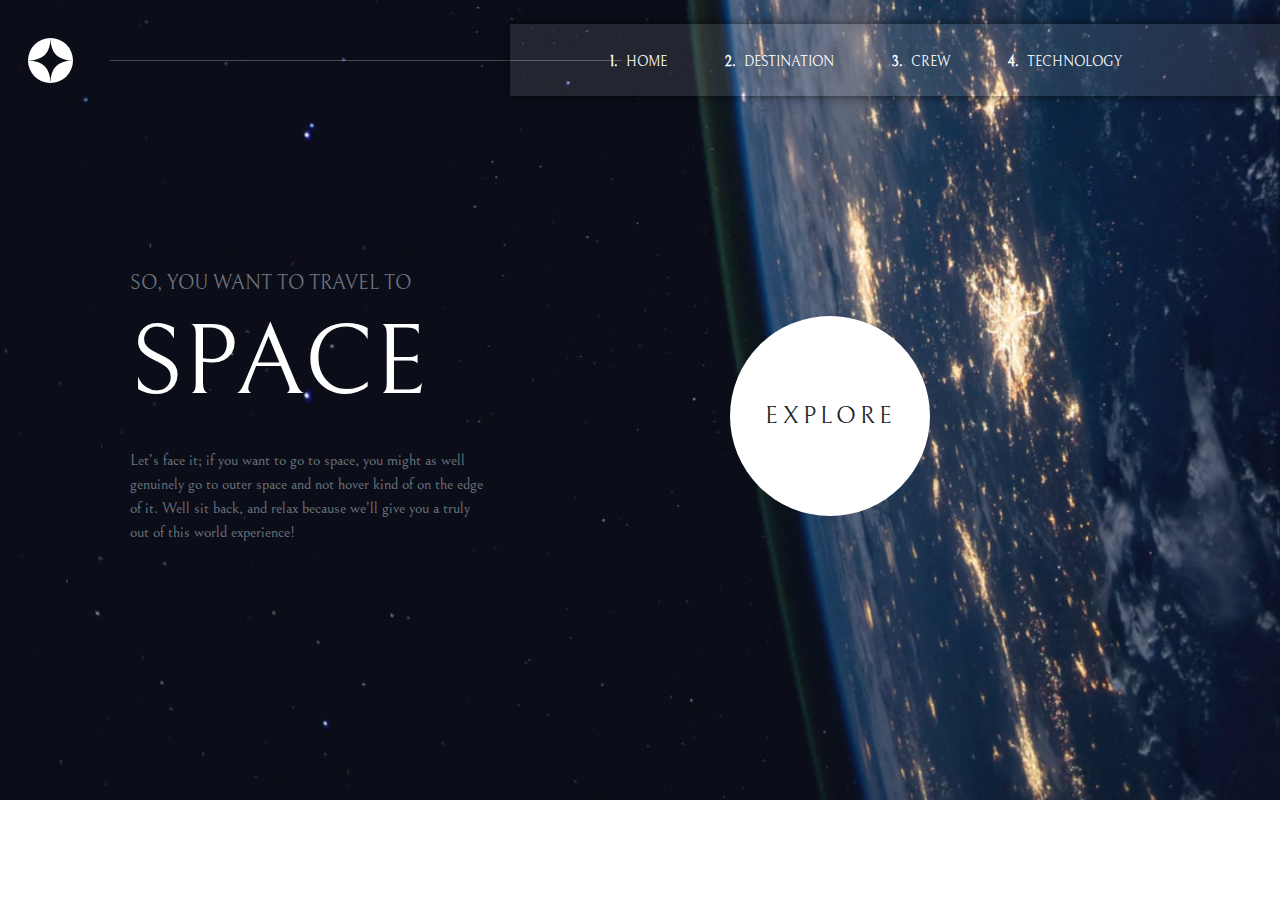
<file: index.html>
<!DOCTYPE html>
<html lang="en">

<head>
  <meta charset="UTF-8">
  <meta name="viewport" content="width=device-width, initial-scale=1.0">
  <link rel="preconnect" href="https://fonts.googleapis.com">
  <link rel="preconnect" href="https://fonts.gstatic.com" crossorigin>
  <link href="https://fonts.googleapis.com/css2?family=Bellefair&display=swap" rel="stylesheet">
  <link rel="stylesheet" href="https://cdnjs.cloudflare.com/ajax/libs/font-awesome/6.4.2/css/all.min.css"
    integrity="sha512-z3gLpd7yknf1YoNbCzqRKc4qyor8gaKU1qmn+CShxbuBusANI9QpRohGBreCFkKxLhei6S9CQXFEbbKuqLg0DA=="
    crossorigin="anonymous" referrerpolicy="no-referrer" />
  <link rel="stylesheet" href="bootstrap.css">
  <link rel="stylesheet" href="index.css">


  <link rel="icon" type="image/png" sizes="32x32" href="./assets/favicon-32x32.png">

  <title>Frontend Mentor | Space tourism website</title>
</head>

<body>
  <main>
    <header>
      <nav class="navbar navbar-light navbar-expand-lg mt-3 ">
        <div class="container-fluid pe-0">
          <a class="navbar-brand ms-3" href="#">
            <img class="nav-logo" src="./assets/shared/logo.svg" alt="logo">
          </a>
          <hr class="d-none d-xxl-block d-xl-block">

          <button class="navbar-toggler text-transparent m-2" type="button" data-bs-toggle="collapse"
            data-bs-target="#navbarNavAltMarkup" aria-controls="navbarNavAltMarkup" aria-expanded="false"
            aria-label="Toggle navigation">
            <i class="fa-solid fa-bars fa-xl text-white "></i>
          </button>
          <div class="collapse navbar-collapse justify-content-end" id="navbarNavAltMarkup">
            <ul class="navbar-nav mb-2 mb-lg-0 nav-back list-group list-group-numbered pb-0">
              <li class="nav-item">
                <a class="nav-link active" aria-current="page" href="index.html">
                  HOME
                </a>
              </li>
              <li class="nav-item">
                <a class="nav-link" target="_blank" aria-current="page" href="destination-moon.html">
                  DESTINATION
                </a>
              </li>
              <li class="nav-item">
                <a class="nav-link" aria-current="page" href="crew-commander.html">
                  CREW
                </a>
              </li>
              <li class="nav-item">
                <a class="nav-link" aria-current="page" href="technology-vehicle.html">
                  TECHNOLOGY
                </a>
              </li>
            </ul>
          </div>
        </div>
      </nav>
    </header>

    <section>
      <div style="height:120px;"></div>
      <div class="container">
        <div class="row pb-5">
          <div class="col-md-5 home-text home-para">
            <div class="p-5 ">
              <h5 class="home-text2 text-muted">
                SO, YOU WANT TO TRAVEL TO
              </h5>
              <h1 class="home-text3">
                SPACE
              </h1>
              <p class="pt-3 text-muted">
                Let’s face it; if you want to go to space, you might as well genuinely go to
                outer space and not hover kind of on the edge of it. Well sit back, and relax
                because we’ll give you a truly out of this world experience!
              </p>
            </div>
          </div>
          <div class="col-md-6 home-para">
            <a href="destination-moon.html" style="text-decoration: none;">
              <button class="btn explore" type="button">
                <span class="p-5 ">
                  EXPLORE
                </span>
              </button>
            </a>
          </div>
        </div>
    </section>

    </div>
  </main>

  <!--  00 Home
  01 Destination
  02 Crew
  03 Technology

  
  Space
  

  Explore -->
  <script src="https://cdn.jsdelivr.net/npm/bootstrap@5.0.2/dist/js/bootstrap.bundle.min.js"
    integrity="sha384-MrcW6ZMFYlzcLA8Nl+NtUVF0sA7MsXsP1UyJoMp4YLEuNSfAP+JcXn/tWtIaxVXM"
    crossorigin="anonymous"></script>

</body>

</html>
</file>
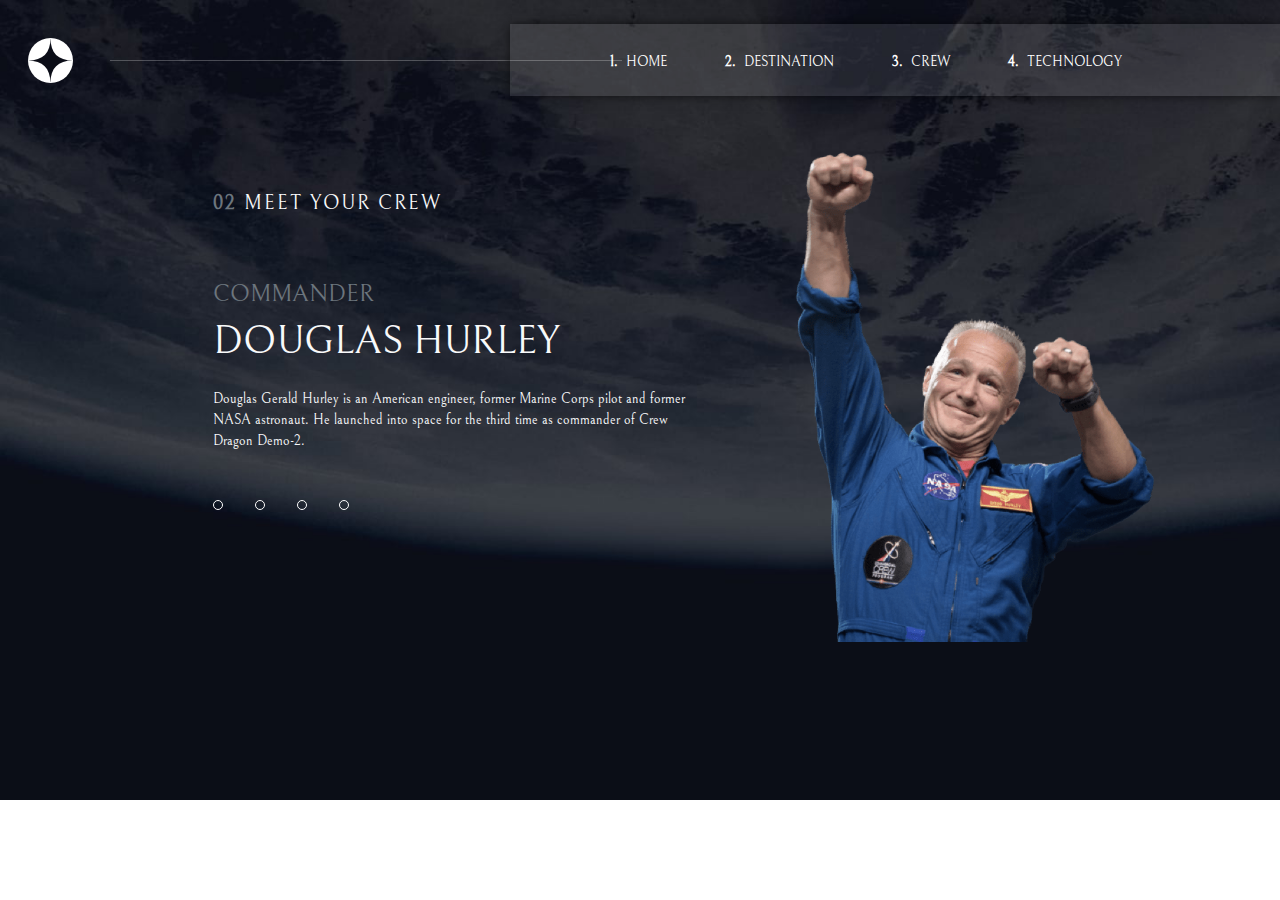
<file: crew-commander.html>
<!DOCTYPE html>
<html lang="en">

<head>
  <meta charset="UTF-8">
  <meta name="viewport" content="width=device-width, initial-scale=1.0">
  <link rel="preconnect" href="https://fonts.googleapis.com">
  <link rel="preconnect" href="https://fonts.gstatic.com" crossorigin>
  <link href="https://fonts.googleapis.com/css2?family=Bellefair&display=swap" rel="stylesheet">
  <link rel="stylesheet" href="https://cdnjs.cloudflare.com/ajax/libs/font-awesome/6.4.2/css/all.min.css"
    integrity="sha512-z3gLpd7yknf1YoNbCzqRKc4qyor8gaKU1qmn+CShxbuBusANI9QpRohGBreCFkKxLhei6S9CQXFEbbKuqLg0DA=="
    crossorigin="anonymous" referrerpolicy="no-referrer" />
  <link rel="stylesheet" href="bootstrap.css">
  <link rel="stylesheet" href="crew.css">


  <link rel="icon" type="image/png" sizes="32x32" href="./assets/favicon-32x32.png">

  <title>Frontend Mentor | Space tourism website</title>
</head>

<body>
  <main>
    <header>
      <nav class="navbar navbar-light navbar-expand-lg mt-3 ">
        <div class="container-fluid pe-0">
          <a class="navbar-brand ms-3" href="index.html">
            <img class="nav-logo" src="./assets/shared/logo.svg" alt="logo">
          </a>
          <hr class="d-none d-xxl-block d-xl-block">

          <button class="navbar-toggler text-transparent m-2" type="button" data-bs-toggle="collapse"
            data-bs-target="#navbarNavAltMarkup" aria-controls="navbarNavAltMarkup" aria-expanded="false"
            aria-label="Toggle navigation">
            <i class="fa-solid fa-bars fa-xl text-white "></i>
          </button>
          <div class="collapse navbar-collapse justify-content-end" id="navbarNavAltMarkup">
            <ul class="navbar-nav mb-2 mb-lg-0 nav-back list-group list-group-numbered pb-0">
              <li class="nav-item">
                <a class="nav-link active" aria-current="page" href="index.html">
                  HOME
                </a>
              </li>
              <li class="nav-item">
                <a class="nav-link" target="_blank" aria-current="page" href="destination-moon.html">
                  DESTINATION
                </a>
              </li>
              <li class="nav-item">
                <a class="nav-link" aria-current="page" href="crew-commander.html">
                  CREW
                </a>
              </li>
              <li class="nav-item">
                <a class="nav-link" aria-current="page" href="technology-vehicle.html">
                  TECHNOLOGY
                </a>
              </li>
            </ul>
          </div>
        </div>
      </nav>
    </header>
    <div class="container">
      <div class="row crew-div mt-5 justify-content-center">
        <div class="col-12 col-md-6 col-lg-6 my-4 mx-5 px-5">
          <h5 class="crew-heading mt-3 mb-3">
            <span class="text-muted" style="font-weight: bolder;">02</span> <span class="text-light">MEET YOUR
              CREW</span>
          </h5>
          <h4 class="text-muted pt-5">COMMANDER</h4>
          <h1 class="text-light mb-4">DOUGLAS HURLEY</h1>
          <p class="text-light crew-para">Douglas Gerald Hurley is an American engineer, former Marine Corps pilot
            and former NASA astronaut. He launched into
            space for the third time as commander of Crew Dragon Demo-2.</p>
            <div class="crew-scroll mt-5">
              <a class="me-3" href="./crew-commander.html">
                <div class="scroll"></div>
              </a>
              <a class="mx-3" href="./crew-specialist.html">
                <div class="scroll"></div>
              </a>
              <a class="mx-3"  href="./crew-pilot.html">
                <div class="scroll"></div>
              </a>
              <a class="mx-3" href="./crew-engineer.html">
                <div class="scroll"></div>
              </a>
            </div>
        </div>
        <div class="crew-pic col-12 col-md-6 col-lg-4 ">
          <img class="crew-img" src="./assets/crew/image-douglas-hurley.png" alt="">
        </div>
      </div>
    </div>

</body>

</html>
</file>
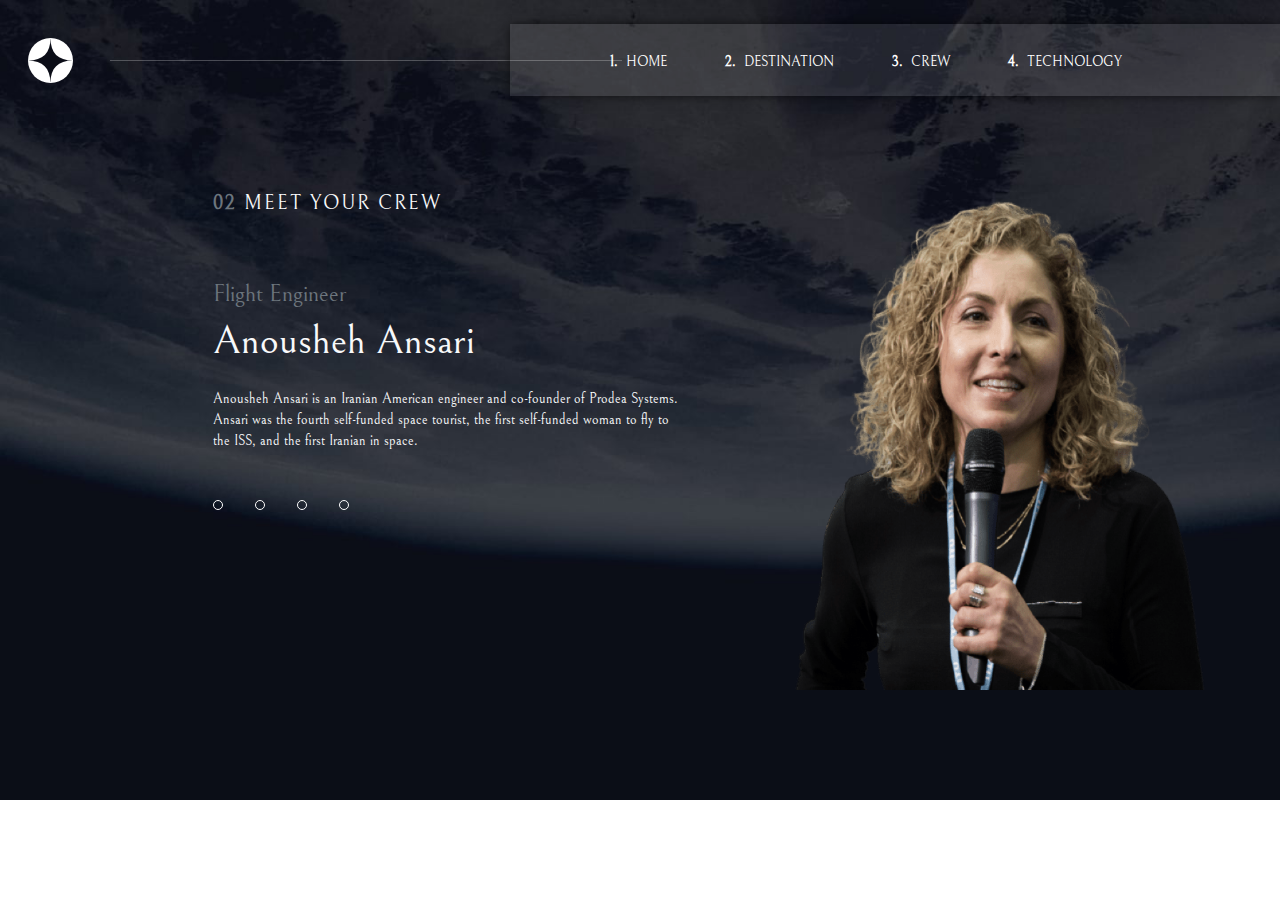
<file: crew-engineer.html>
<!DOCTYPE html>
<html lang="en">

<head>
  <meta charset="UTF-8">
  <meta name="viewport" content="width=device-width, initial-scale=1.0">
  <link rel="preconnect" href="https://fonts.googleapis.com">
  <link rel="preconnect" href="https://fonts.gstatic.com" crossorigin>
  <link href="https://fonts.googleapis.com/css2?family=Bellefair&display=swap" rel="stylesheet">
  <link rel="stylesheet" href="https://cdnjs.cloudflare.com/ajax/libs/font-awesome/6.4.2/css/all.min.css"
    integrity="sha512-z3gLpd7yknf1YoNbCzqRKc4qyor8gaKU1qmn+CShxbuBusANI9QpRohGBreCFkKxLhei6S9CQXFEbbKuqLg0DA=="
    crossorigin="anonymous" referrerpolicy="no-referrer" />
  <link rel="stylesheet" href="bootstrap.css">
  <link rel="stylesheet" href="crew-eng.css">


  <link rel="icon" type="image/png" sizes="32x32" href="./assets/favicon-32x32.png">

  <title>Frontend Mentor | Space tourism website</title>
</head>

<body>
  <main>
    <header>
      <nav class="navbar navbar-light navbar-expand-lg mt-3 ">
        <div class="container-fluid pe-0">
          <a class="navbar-brand ms-3" href="index.html">
            <img class="nav-logo" src="./assets/shared/logo.svg" alt="logo">
          </a>
          <hr class="d-none d-xxl-block d-xl-block">

          <button class="navbar-toggler text-transparent m-2" type="button" data-bs-toggle="collapse"
            data-bs-target="#navbarNavAltMarkup" aria-controls="navbarNavAltMarkup" aria-expanded="false"
            aria-label="Toggle navigation">
            <i class="fa-solid fa-bars fa-xl text-white "></i>
          </button>
          <div class="collapse navbar-collapse justify-content-end" id="navbarNavAltMarkup">
            <ul class="navbar-nav mb-2 mb-lg-0 nav-back list-group list-group-numbered pb-0">
              <li class="nav-item">
                <a class="nav-link active" aria-current="page" href="index.html">
                  HOME
                </a>
              </li>
              <li class="nav-item">
                <a class="nav-link" target="_blank" aria-current="page" href="destination-moon.html">
                  DESTINATION
                </a>
              </li>
              <li class="nav-item">
                <a class="nav-link" aria-current="page" href="crew-commander.html">
                  CREW
                </a>
              </li>
              <li class="nav-item">
                <a class="nav-link" aria-current="page" href="technology-vehicle.html">
                  TECHNOLOGY
                </a>
              </li>
            </ul>
          </div>
        </div>
      </nav>
    </header>
    <div class="container">
      <div class="row crew-div mt-5 justify-content-center">
        <div class="col-12 col-md-6 col-lg-6 my-4 mx-5 px-5">
          <h5 class="crew-heading mt-3 mb-3">
            <span class="text-muted" style="font-weight: bolder;">02</span> <span class="text-light">MEET YOUR
              CREW</span>
          </h5>
          <h4 class="text-muted pt-5">Flight Engineer</h4>
          <h1 class="text-light mb-4">Anousheh Ansari</h1>
          <p class="text-light crew-para">Anousheh Ansari is an Iranian American engineer and co-founder of Prodea
            Systems. Ansari was the fourth self-funded
            space tourist, the first self-funded woman to fly to the ISS, and the first Iranian in space.</p>
          <div class="crew-scroll mt-5">
            <a class="me-3" href="./crew-commander.html">
              <div class="scroll"></div>
            </a>
            <a class="mx-3" href="./crew-specialist.html">
              <div class="scroll"></div>
            </a>
            <a class="mx-3" href="./crew-pilot.html">
              <div class="scroll"></div>
            </a>
            <a class="mx-3" href="./crew-engineer.html">
              <div class="scroll"></div>
            </a>
          </div>
        </div>
        <div class="crew-pic col-12 col-md-6 col-lg-4 mt-5 ">
          <img class="crew-img" src="./assets/crew/image-anousheh-ansari.png" alt="">
        </div>
      </div>
    </div>
    <script src="https://cdn.jsdelivr.net/npm/bootstrap@5.0.2/dist/js/bootstrap.bundle.min.js"
      integrity="sha384-MrcW6ZMFYlzcLA8Nl+NtUVF0sA7MsXsP1UyJoMp4YLEuNSfAP+JcXn/tWtIaxVXM"
      crossorigin="anonymous"></script>

</body>

</html>
</file>
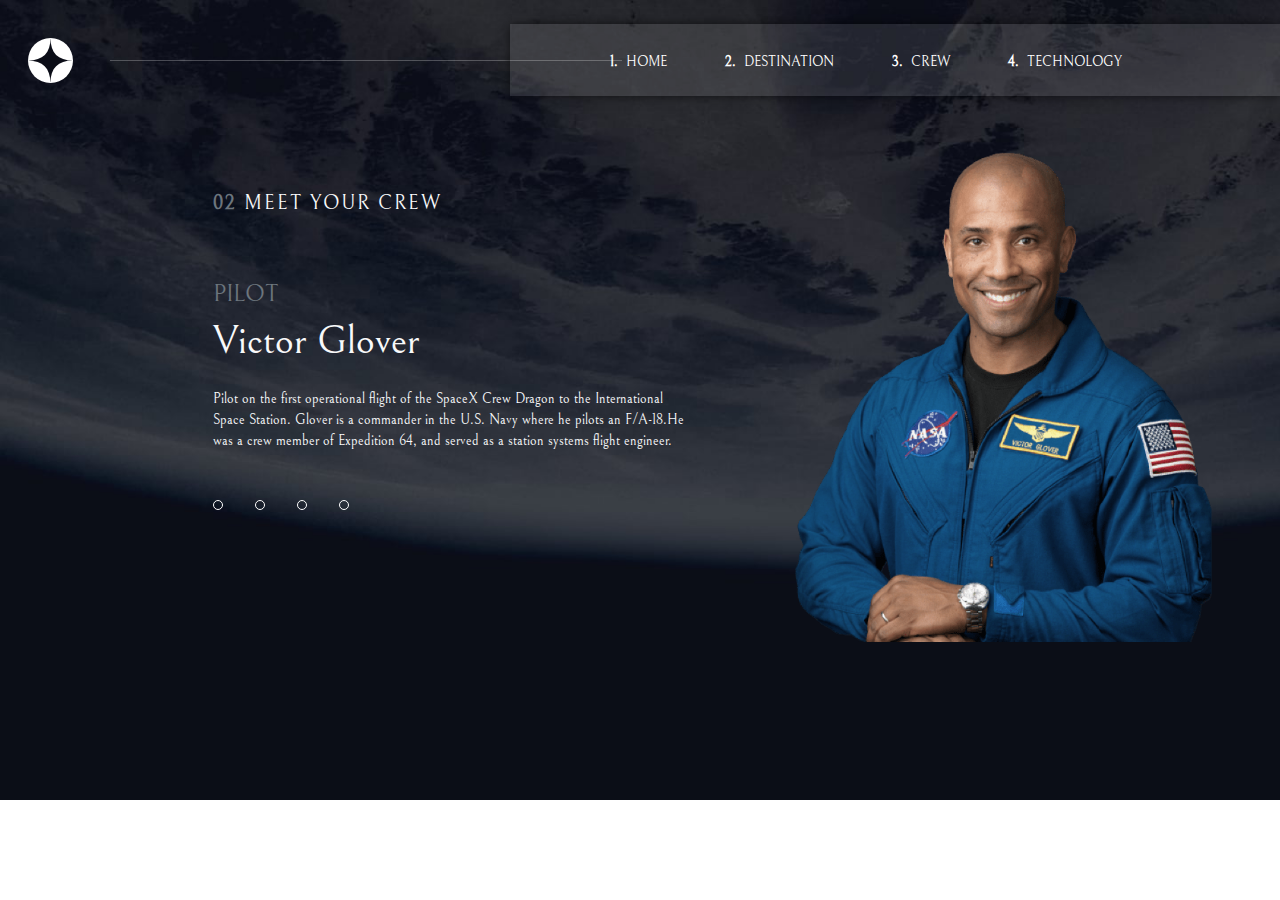
<file: crew-pilot.html>
<!DOCTYPE html>
<html lang="en">

<head>
  <meta charset="UTF-8">
  <meta name="viewport" content="width=device-width, initial-scale=1.0">
  <link rel="preconnect" href="https://fonts.googleapis.com">
  <link rel="preconnect" href="https://fonts.gstatic.com" crossorigin>
  <link href="https://fonts.googleapis.com/css2?family=Bellefair&display=swap" rel="stylesheet">
  <link rel="stylesheet" href="https://cdnjs.cloudflare.com/ajax/libs/font-awesome/6.4.2/css/all.min.css"
    integrity="sha512-z3gLpd7yknf1YoNbCzqRKc4qyor8gaKU1qmn+CShxbuBusANI9QpRohGBreCFkKxLhei6S9CQXFEbbKuqLg0DA=="
    crossorigin="anonymous" referrerpolicy="no-referrer" />
  <link rel="stylesheet" href="bootstrap.css">
  <link rel="stylesheet" href="crew.css">


  <link rel="icon" type="image/png" sizes="32x32" href="./assets/favicon-32x32.png">

  <title>Frontend Mentor | Space tourism website</title>
</head>

<body>
  <main>
    <header>
      <nav class="navbar navbar-light navbar-expand-lg mt-3 ">
        <div class="container-fluid pe-0">
          <a class="navbar-brand ms-3" href="index.html">
            <img class="nav-logo" src="./assets/shared/logo.svg" alt="logo">
          </a>
          <hr class="d-none d-xxl-block d-xl-block">

          <button class="navbar-toggler text-transparent m-2" type="button" data-bs-toggle="collapse"
            data-bs-target="#navbarNavAltMarkup" aria-controls="navbarNavAltMarkup" aria-expanded="false"
            aria-label="Toggle navigation">
            <i class="fa-solid fa-bars fa-xl text-white "></i>
          </button>
          <div class="collapse navbar-collapse justify-content-end" id="navbarNavAltMarkup">
            <ul class="navbar-nav mb-2 mb-lg-0 nav-back list-group list-group-numbered pb-0">
              <li class="nav-item">
                <a class="nav-link active" aria-current="page" href="index.html">
                  HOME
                </a>
              </li>
              <li class="nav-item">
                <a class="nav-link" target="_blank" aria-current="page" href="destination-moon.html">
                  DESTINATION
                </a>
              </li>
              <li class="nav-item">
                <a class="nav-link" aria-current="page" href="crew-commander.html">
                  CREW
                </a>
              </li>
              <li class="nav-item">
                <a class="nav-link" aria-current="page" href="technology-vehicle.html">
                  TECHNOLOGY
                </a>
              </li>
            </ul>
          </div>
        </div>
      </nav>
    </header>
    <div class="container">
      <div class="row crew-div mt-5 justify-content-center">
        <div class="col-12 col-md-6 col-lg-6 my-4 mx-5 px-5">
          <h5 class="crew-heading mt-3 mb-3">
            <span class="text-muted" style="font-weight: bolder;">02</span> <span class="text-light">MEET YOUR
              CREW</span>
          </h5>
          <h4 class="text-muted pt-5">PILOT</h4>
          <h1 class="text-light mb-4">Victor Glover</h1>
          <p class="text-light crew-para">Pilot on the first operational flight of the SpaceX Crew Dragon to the
            International Space Station. Glover is a
            commander in the U.S. Navy where he pilots an F/A-18.He was a crew member of Expedition 64, and served as a
            station
            systems flight engineer.</p>
          <div class="crew-scroll mt-5">
            <a class="me-3" href="./crew-commander.html">
              <div class="scroll"></div>
            </a>
            <a class="mx-3" href="./crew-specialist.html">
              <div class="scroll"></div>
            </a>
            <a class="mx-3" href="./crew-pilot.html">
              <div class="scroll"></div>
            </a>
            <a class="mx-3" href="./crew-engineer.html">
              <div class="scroll"></div>
            </a>
          </div>
        </div>
        <div class="crew-pic col-12 col-md-6 col-lg-4 ">
          <img class="crew-img" src="./assets/crew/image-victor-glover.png" alt="">
        </div>
      </div>
    </div>
    <script src="https://cdn.jsdelivr.net/npm/bootstrap@5.0.2/dist/js/bootstrap.bundle.min.js"
      integrity="sha384-MrcW6ZMFYlzcLA8Nl+NtUVF0sA7MsXsP1UyJoMp4YLEuNSfAP+JcXn/tWtIaxVXM"
      crossorigin="anonymous"></script>

</body>

</html>
</file>
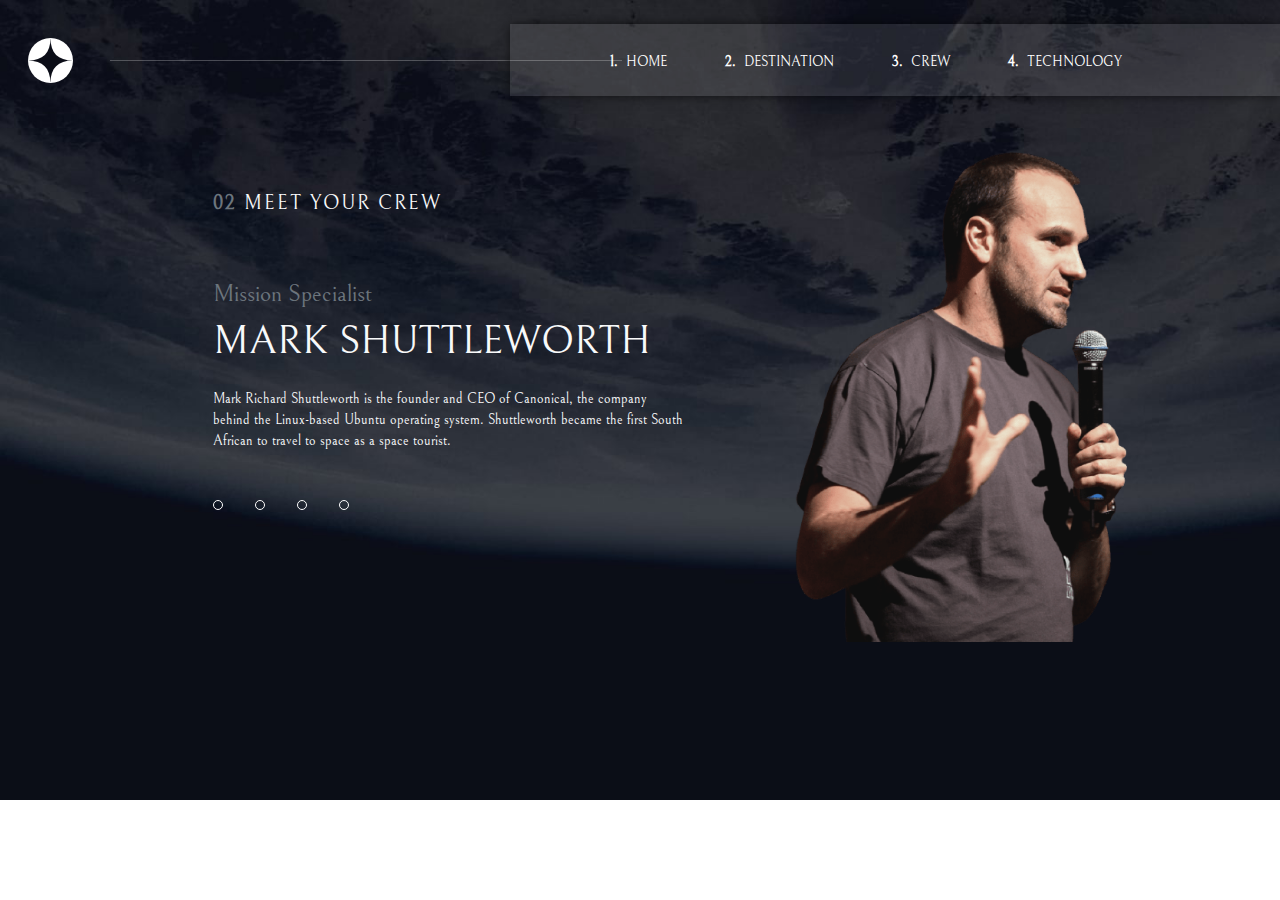
<file: crew-specialist.html>
<!DOCTYPE html>
<html lang="en">

<head>
  <meta charset="UTF-8">
  <meta name="viewport" content="width=device-width, initial-scale=1.0">
  <link rel="preconnect" href="https://fonts.googleapis.com">
  <link rel="preconnect" href="https://fonts.gstatic.com" crossorigin>
  <link href="https://fonts.googleapis.com/css2?family=Bellefair&display=swap" rel="stylesheet">
  <link rel="stylesheet" href="https://cdnjs.cloudflare.com/ajax/libs/font-awesome/6.4.2/css/all.min.css"
    integrity="sha512-z3gLpd7yknf1YoNbCzqRKc4qyor8gaKU1qmn+CShxbuBusANI9QpRohGBreCFkKxLhei6S9CQXFEbbKuqLg0DA=="
    crossorigin="anonymous" referrerpolicy="no-referrer" />
  <link rel="stylesheet" href="bootstrap.css">
  <link rel="stylesheet" href="crew.css">


  <link rel="icon" type="image/png" sizes="32x32" href="./assets/favicon-32x32.png">

  <title>Frontend Mentor | Space tourism website</title>
</head>

<body>
  <main>
    <header>
      <nav class="navbar navbar-light navbar-expand-lg mt-3 ">
        <div class="container-fluid pe-0">
          <a class="navbar-brand ms-3" href="index.html">
            <img class="nav-logo" src="./assets/shared/logo.svg" alt="logo">
          </a>
          <hr class="d-none d-xxl-block d-xl-block">

          <button class="navbar-toggler text-transparent m-2" type="button" data-bs-toggle="collapse"
            data-bs-target="#navbarNavAltMarkup" aria-controls="navbarNavAltMarkup" aria-expanded="false"
            aria-label="Toggle navigation">
            <i class="fa-solid fa-bars fa-xl text-white "></i>
          </button>
          <div class="collapse navbar-collapse justify-content-end" id="navbarNavAltMarkup">
            <ul class="navbar-nav mb-2 mb-lg-0 nav-back list-group list-group-numbered pb-0">
              <li class="nav-item">
                <a class="nav-link active" aria-current="page" href="index.html">
                  HOME
                </a>
              </li>
              <li class="nav-item">
                <a class="nav-link" target="_blank" aria-current="page" href="destination-moon.html">
                  DESTINATION
                </a>
              </li>
              <li class="nav-item">
                <a class="nav-link" aria-current="page" href="crew-commander.html">
                  CREW
                </a>
              </li>
              <li class="nav-item">
                <a class="nav-link" aria-current="page" href="technology-vehicle.html">
                  TECHNOLOGY
                </a>
              </li>
            </ul>
          </div>
        </div>
      </nav>
    </header>
    <div class="container">
      <div class="row crew-div mt-5 justify-content-center">
        <div class="col-12 col-md-6 col-lg-6 my-4 mx-5 px-5">
          <h5 class="crew-heading mt-3 mb-3">
            <span class="text-muted" style="font-weight: bolder;">02</span> <span class="text-light">MEET YOUR
              CREW</span>
          </h5>
          <h4 class="text-muted pt-5">Mission Specialist</h4>
          <h1 class="text-light mb-4">MARK SHUTTLEWORTH</h1>
          <p class="text-light crew-para">Mark Richard Shuttleworth is the founder and CEO of Canonical, the company
            behind the Linux-based Ubuntu operating
            system. Shuttleworth became the first South African to travel to space as a space tourist.</p>
          <div class="crew-scroll mt-5">
            <a class="me-3" href="./crew-commander.html">
              <div class="scroll"></div>
            </a>
            <a class="mx-3" href="./crew-specialist.html">
              <div class="scroll"></div>
            </a>
            <a class="mx-3" href="./crew-pilot.html">
              <div class="scroll"></div>
            </a>
            <a class="mx-3" href="./crew-engineer.html">
              <div class="scroll"></div>
            </a>
          </div>
        </div>
        <div class="crew-pic col-12 col-md-6 col-lg-4 ">
          <img class="crew-img" src="./assets/crew/image-mark-shuttleworth.png" alt="">
        </div>
      </div>
    </div>
    <script src="https://cdn.jsdelivr.net/npm/bootstrap@5.0.2/dist/js/bootstrap.bundle.min.js"
      integrity="sha384-MrcW6ZMFYlzcLA8Nl+NtUVF0sA7MsXsP1UyJoMp4YLEuNSfAP+JcXn/tWtIaxVXM"
      crossorigin="anonymous"></script>

</body>

</html>
</file>
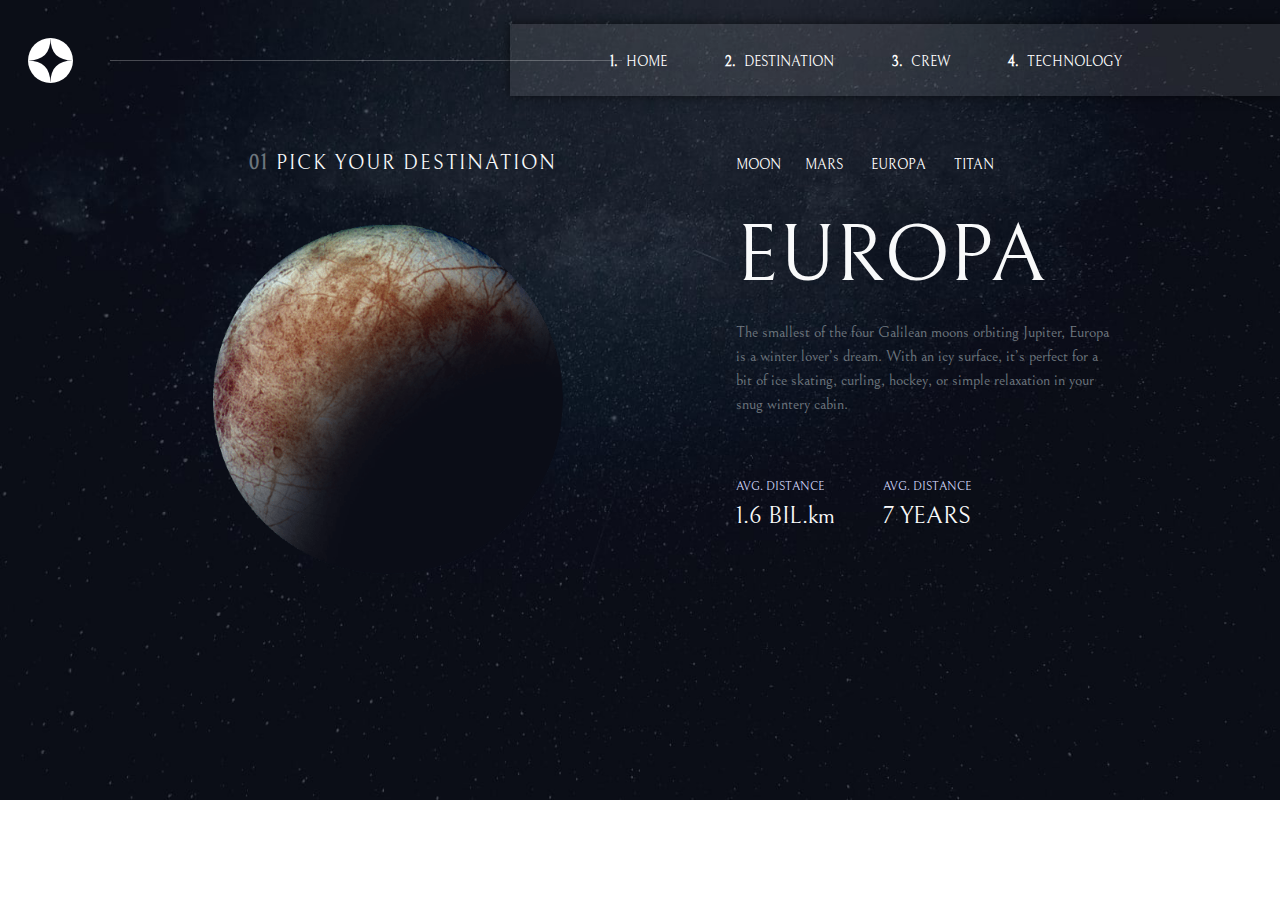
<file: destination-europa.html>
<!DOCTYPE html>
<html lang="en">

<head>
  <meta charset="UTF-8">
  <meta name="viewport" content="width=device-width, initial-scale=1.0">
  <link rel="preconnect" href="https://fonts.googleapis.com">
  <link rel="preconnect" href="https://fonts.gstatic.com" crossorigin>
  <link href="https://fonts.googleapis.com/css2?family=Bellefair&display=swap" rel="stylesheet">
  <link rel="stylesheet" href="https://cdnjs.cloudflare.com/ajax/libs/font-awesome/6.4.2/css/all.min.css"
    integrity="sha512-z3gLpd7yknf1YoNbCzqRKc4qyor8gaKU1qmn+CShxbuBusANI9QpRohGBreCFkKxLhei6S9CQXFEbbKuqLg0DA=="
    crossorigin="anonymous" referrerpolicy="no-referrer" />
  <link rel="stylesheet" href="bootstrap.css">
  <link rel="stylesheet" href="destination.css">


  <link rel="icon" type="image/png" sizes="32x32" href="./assets/favicon-32x32.png">

  <title>Frontend Mentor | Space tourism website</title>
</head>

<body>
  <main>
    <main>
      <header>
        <nav class="navbar navbar-light navbar-expand-lg mt-3 ">
          <div class="container-fluid pe-0">
            <a class="navbar-brand ms-3" href="index.html">
              <img class="nav-logo" src="./assets/shared/logo.svg" alt="logo">
            </a>
            <hr class="d-none d-xxl-block d-xl-block">

            <button class="navbar-toggler text-transparent m-2" type="button" data-bs-toggle="collapse"
              data-bs-target="#navbarNavAltMarkup" aria-controls="navbarNavAltMarkup" aria-expanded="false"
              aria-label="Toggle navigation">
              <i class="fa-solid fa-bars fa-xl text-white "></i>
            </button>
            <div class="collapse navbar-collapse justify-content-end" id="navbarNavAltMarkup">
              <ul class="navbar-nav mb-2 mb-lg-0 nav-back list-group list-group-numbered pb-0">
                <li class="nav-item">
                  <a class="nav-link active" aria-current="page" href="index.html">
                    HOME
                  </a>
                </li>
                <li class="nav-item">
                  <a class="nav-link" target="_blank" aria-current="page" href="destination-moon.html">
                    DESTINATION
                  </a>
                </li>
                <li class="nav-item">
                  <a class="nav-link" aria-current="page" href="#">
                    CREW
                  </a>
                </li>
                <li class="nav-item">
                  <a class="nav-link" aria-current="page" href="#">
                    TECHNOLOGY
                  </a>
                </li>
              </ul>
            </div>
          </div>
        </nav>
      </header>
      <section>
        <div class="container">
        
          <div class="row moon-div">
        
            <div class="col-12 col-md-6 col-lg-5 my-4 mx-5 px-5">
              <h5 class="mb-5 mt-4 text-light moon-head text-center">
                <span class="text-muted" style="font-weight: bolder;">01</span> <span>PICK YOUR DESTINATION</span>
              </h5>
              <img style="height:350px;width:350px;" class="img-fluid img-sm" src="./assets/destination/image-europa.png"
                alt="Moon Image">
            </div>
            <div class="col-12 col-md-6 col-lg-5 p-5">
              <div class="des-nav pb-4">
                <a href="destination-moon.html" class="des-an2">MOON</a>
                <a href="destination-mars.html" class="des-an">MARS</a>
                <a href="destination-europa.html" class="des-an">EUROPA</a>
                <a href="destination-titan.html" class="des-an">TITAN</a>
              </div>
              <h1 class="text-light des-head py-2">EUROPA</h1>
              <p class="text-muted">
                The smallest of the four Galilean moons orbiting Jupiter, Europa is a winter lover’s dream. With an icy surface, it’s
                perfect for a bit of ice skating, curling, hockey, or simple relaxation in your snug wintery cabin.
              </p>
              
        
              <div style="display: flex;">
                <div class="text-light my-5">
                  <h4 style="font-size: 12px; color: #D0D6F9;">AVG. DISTANCE</h4>
                  <h4>1.6 BIL.km</h4>
                </div>
                <div class="text-light my-5 mx-5">
                  <h4 style="font-size: 12px; color: #D0D6F9;">AVG. DISTANCE</h4>
                  <h4>7 YEARS</h4>
                </div>
              </div>
            </div>
          </div>
        </div>

      </section>
    </main>

    <!-- 00 Home
  01 Destination
  02 Crew
  03 Technology

  01 Pick your destination

  Moon
  Mars
  Europa
  Titan

  Moon

  See our planet as you’ve never seen it before. A perfect relaxing trip away to help 
  regain perspective and come back refreshed. While you’re there, take in some history 
  by visiting the Luna 2 and Apollo 11 landing sites.

  Avg. distance
  384,400 km

  Est. travel time
  3 days -->
  <script src="https://cdn.jsdelivr.net/npm/bootstrap@5.0.2/dist/js/bootstrap.bundle.min.js"
    integrity="sha384-MrcW6ZMFYlzcLA8Nl+NtUVF0sA7MsXsP1UyJoMp4YLEuNSfAP+JcXn/tWtIaxVXM" crossorigin="anonymous"></script>

</body>

</html>
</file>
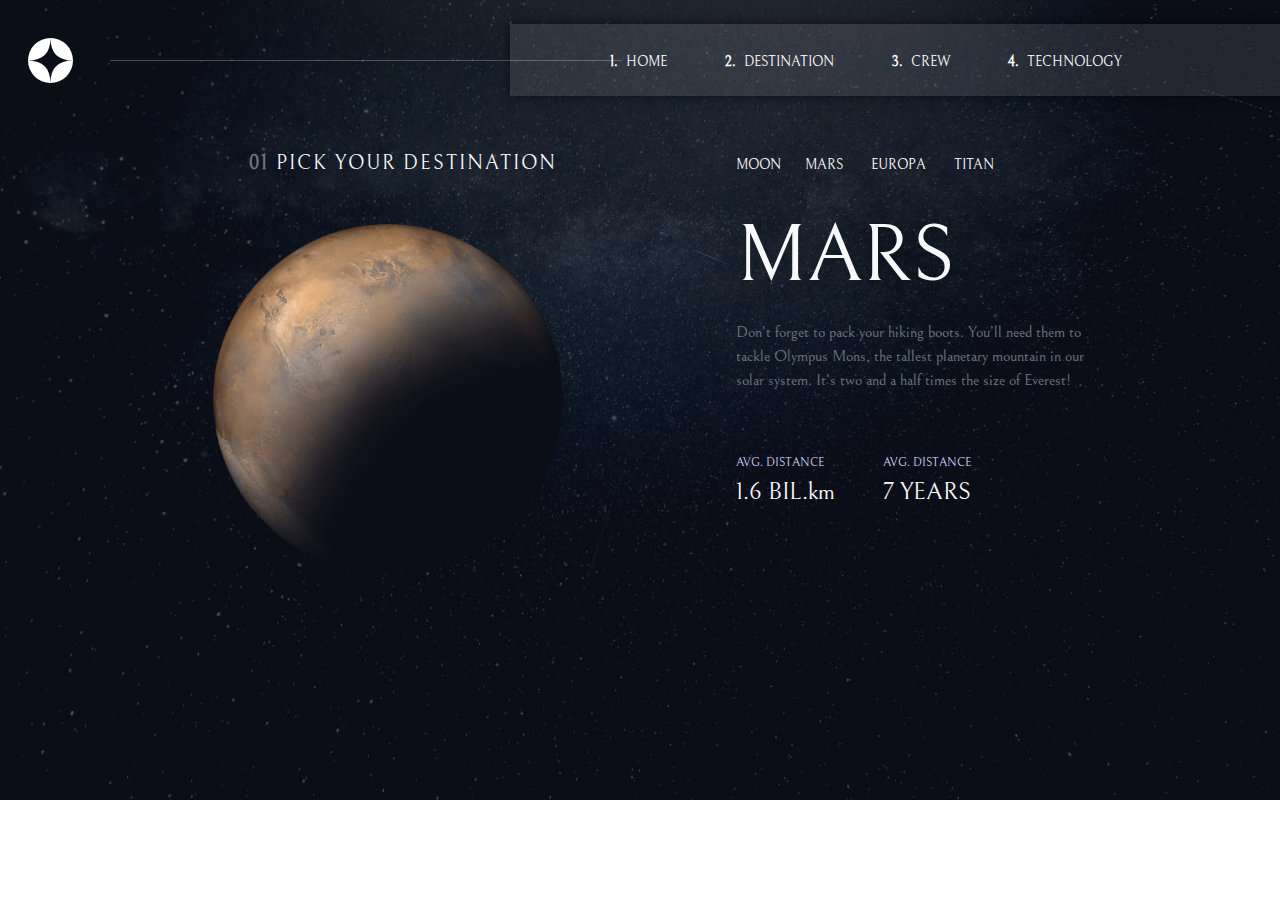
<file: destination-mars.html>
<!DOCTYPE html>
<html lang="en">

<head>
  <meta charset="UTF-8">
  <meta name="viewport" content="width=device-width, initial-scale=1.0">
  <link rel="preconnect" href="https://fonts.googleapis.com">
  <link rel="preconnect" href="https://fonts.gstatic.com" crossorigin>
  <link href="https://fonts.googleapis.com/css2?family=Bellefair&display=swap" rel="stylesheet">
  <link rel="stylesheet" href="https://cdnjs.cloudflare.com/ajax/libs/font-awesome/6.4.2/css/all.min.css"
    integrity="sha512-z3gLpd7yknf1YoNbCzqRKc4qyor8gaKU1qmn+CShxbuBusANI9QpRohGBreCFkKxLhei6S9CQXFEbbKuqLg0DA=="
    crossorigin="anonymous" referrerpolicy="no-referrer" />
  <link rel="stylesheet" href="bootstrap.css">
  <link rel="stylesheet" href="destination.css">


  <link rel="icon" type="image/png" sizes="32x32" href="./assets/favicon-32x32.png">

  <title>Frontend Mentor | Space tourism website</title>
</head>

<body>
  <main>
    <main>
      <header>
        <nav class="navbar navbar-light navbar-expand-lg mt-3 ">
          <div class="container-fluid pe-0">
            <a class="navbar-brand ms-3" href="index.html">
              <img class="nav-logo" src="./assets/shared/logo.svg" alt="logo">
            </a>
            <hr class="d-none d-xxl-block d-xl-block">

            <button class="navbar-toggler text-transparent m-2" type="button" data-bs-toggle="collapse"
              data-bs-target="#navbarNavAltMarkup" aria-controls="navbarNavAltMarkup" aria-expanded="false"
              aria-label="Toggle navigation">
              <i class="fa-solid fa-bars fa-xl text-white "></i>
            </button>
            <div class="collapse navbar-collapse justify-content-end" id="navbarNavAltMarkup">
              <ul class="navbar-nav mb-2 mb-lg-0 nav-back list-group list-group-numbered pb-0">
                <li class="nav-item">
                  <a class="nav-link active" aria-current="page" href="index.html">
                    HOME
                  </a>
                </li>
                <li class="nav-item">
                  <a class="nav-link" target="_blank" aria-current="page" href="destination-moon.html">
                    DESTINATION
                  </a>
                </li>
                <li class="nav-item">
                  <a class="nav-link" aria-current="page" href="#">
                    CREW
                  </a>
                </li>
                <li class="nav-item">
                  <a class="nav-link" aria-current="page" href="#">
                    TECHNOLOGY
                  </a>
                </li>
              </ul>
            </div>
          </div>
        </nav>
      </header>
      <section>
        <div class="container">

          <div class="row moon-div">

            <div class="col-12 col-md-6 col-lg-5 my-4 mx-5 px-5">
              <h5 class="mb-5 mt-4 text-light moon-head text-center">
                <span class="text-muted" style="font-weight: bolder;">01</span> <span>PICK YOUR DESTINATION</span>
              </h5>
              <img style="height:350px;width:350px;" class="img-fluid img-sm" src="./assets/destination/image-mars.png"
                alt="Moon Image">
            </div>
            <div class="col-12 col-md-6 col-lg-5 p-5">
              <div class="des-nav pb-4">
                <a href="destination-moon.html" class="des-an2">MOON</a>
                <a href="destination-mars.html" class="des-an">MARS</a>
                <a href="destination-europa.html" class="des-an">EUROPA</a>
                <a href="destination-titan.html" class="des-an">TITAN</a>
              </div>
              <h1 class="text-light des-head py-2">MARS</h1>
              <p class="text-muted">
                Don’t forget to pack your hiking boots. You’ll need them to tackle Olympus Mons, the tallest planetary
                mountain in our
                solar system. It’s two and a half times the size of Everest!
              </p>
              <div style="display: flex;">
                <div class="text-light my-5">
                  <h4 style="font-size: 12px; color: #D0D6F9;">AVG. DISTANCE</h4>
                  <h4>1.6 BIL.km</h4>
                </div>
                <div class="text-light my-5 mx-5">
                  <h4 style="font-size: 12px; color: #D0D6F9;">AVG. DISTANCE</h4>
                  <h4>7 YEARS</h4>
                </div>
              </div>
            </div>
          </div>
        </div>

      </section>
    </main>

    <!-- 00 Home
  01 Destination
  02 Crew
  03 Technology

  01 Pick your destination

  Moon
  Mars
  Europa
  Titan

  Moon

  See our planet as you’ve never seen it before. A perfect relaxing trip away to help 
  regain perspective and come back refreshed. While you’re there, take in some history 
  by visiting the Luna 2 and Apollo 11 landing sites.

  Avg. distance
  384,400 km

  Est. travel time
  3 days -->
  <script src="https://cdn.jsdelivr.net/npm/bootstrap@5.0.2/dist/js/bootstrap.bundle.min.js"
    integrity="sha384-MrcW6ZMFYlzcLA8Nl+NtUVF0sA7MsXsP1UyJoMp4YLEuNSfAP+JcXn/tWtIaxVXM" crossorigin="anonymous"></script>

</body>

</html>
</file>
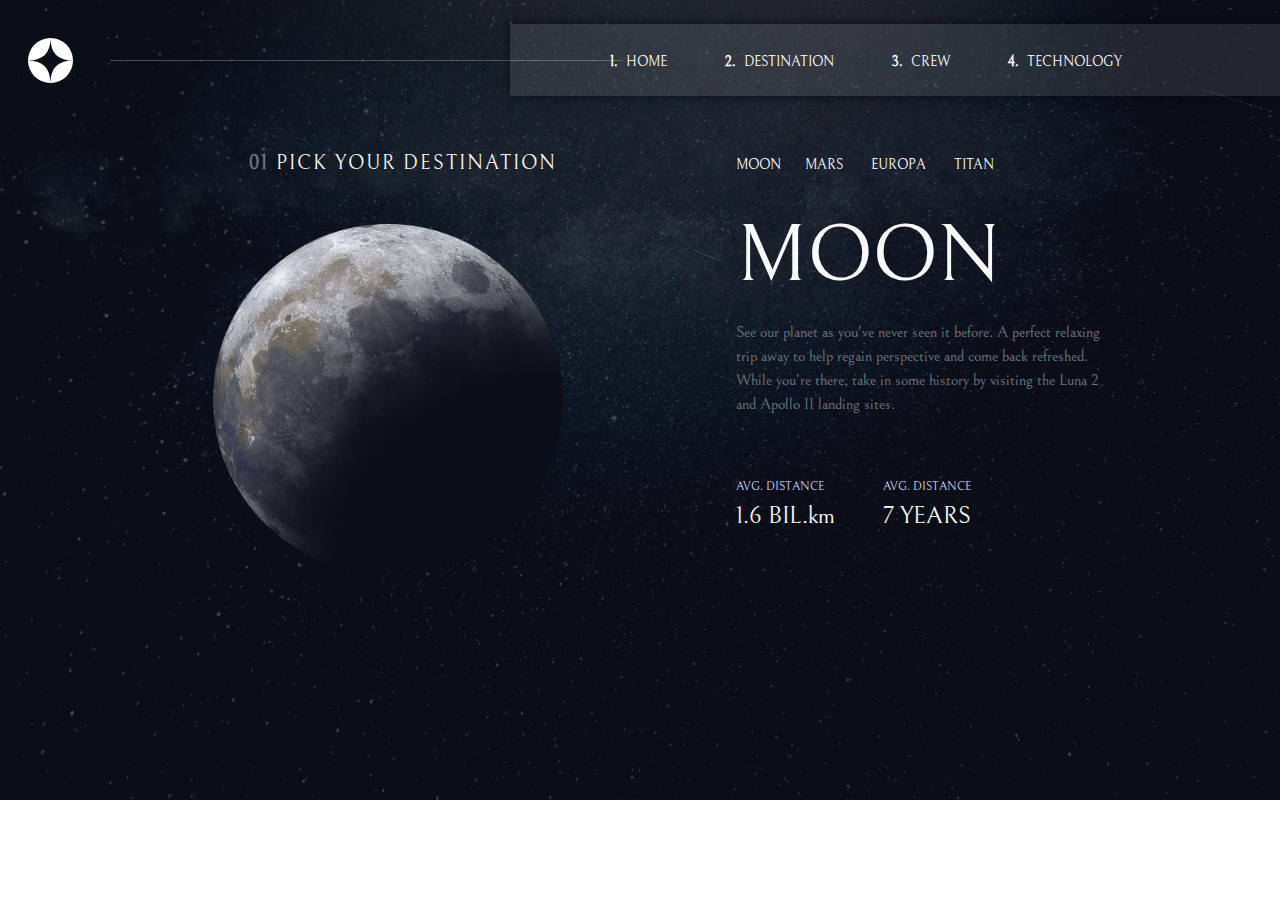
<file: destination-moon.html>
<!DOCTYPE html>
<html lang="en">

<head>
  <meta charset="UTF-8">
  <meta name="viewport" content="width=device-width, initial-scale=1.0">
  <link rel="preconnect" href="https://fonts.googleapis.com">
  <link rel="preconnect" href="https://fonts.gstatic.com" crossorigin>
  <link href="https://fonts.googleapis.com/css2?family=Bellefair&display=swap" rel="stylesheet">
  <link rel="stylesheet" href="https://cdnjs.cloudflare.com/ajax/libs/font-awesome/6.4.2/css/all.min.css"
    integrity="sha512-z3gLpd7yknf1YoNbCzqRKc4qyor8gaKU1qmn+CShxbuBusANI9QpRohGBreCFkKxLhei6S9CQXFEbbKuqLg0DA=="
    crossorigin="anonymous" referrerpolicy="no-referrer" />
  <link rel="stylesheet" href="bootstrap.css">
  <link rel="stylesheet" href="destination.css">


  <link rel="icon" type="image/png" sizes="32x32" href="./assets/favicon-32x32.png">

  <title>Frontend Mentor | Space tourism website</title>
</head>

<body>
  <main>
    <header>
      <nav class="navbar navbar-light navbar-expand-lg mt-3 ">
        <div class="container-fluid pe-0">
          <a class="navbar-brand ms-3" href="#">
            <img class="nav-logo" src="./assets/shared/logo.svg" alt="logo">
          </a>
          <hr class="d-none d-xxl-block d-xl-block">

          <button class="navbar-toggler text-transparent m-2" type="button" data-bs-toggle="collapse"
            data-bs-target="#navbarNavAltMarkup" aria-controls="navbarNavAltMarkup" aria-expanded="false"
            aria-label="Toggle navigation">
            <i class="fa-solid fa-bars fa-xl text-white "></i>
          </button>
          <div class="collapse navbar-collapse justify-content-end" id="navbarNavAltMarkup">
            <ul class="navbar-nav mb-2 mb-lg-0 nav-back list-group list-group-numbered pb-0">
              <li class="nav-item">
                <a class="nav-link active" aria-current="page" href="index.html">
                  HOME
                </a>
              </li>
              <li class="nav-item">
                <a class="nav-link" target="_blank" aria-current="page" href="destination-moon.html">
                  DESTINATION
                </a>
              </li>
              <li class="nav-item">
                <a class="nav-link" aria-current="page" href="crew-commander.html">
                  CREW
                </a>
              </li>
              <li class="nav-item">
                <a class="nav-link" aria-current="page" href="technology-vehicle.html">
                  TECHNOLOGY
                </a>
              </li>
            </ul>
          </div>
        </div>
      </nav>
    </header>
    <section>
      <div class="container">

        <div class="row moon-div">

          <div class="col-12 col-md-6 col-lg-5 my-4 mx-5 px-5">
            <h5 class="mb-5 mt-4 text-light moon-head text-center">
              <span class="text-muted" style="font-weight: bolder;">01</span> <span>PICK YOUR DESTINATION</span>
            </h5>
            <img style="height:350px;width:350px;" class="img-fluid img-sm" src="./assets/destination/image-moon.png"
              alt="Moon Image">
          </div>
          <div class="col-12 col-md-6 col-lg-5 p-5">
            <div class="des-nav pb-4">
              <a href="destination-moon.html" class="des-an2">MOON</a>
              <a href="destination-mars.html" class="des-an">MARS</a>
              <a href="destination-europa.html" class="des-an">EUROPA</a>
              <a href="destination-titan.html" class="des-an">TITAN</a>
            </div>
            <h1 class="text-light des-head py-2">MOON</h1>
            <p class="text-muted">
              See our planet as you’ve never seen it before. A perfect relaxing trip away to help
              regain perspective and come back refreshed. While you’re there, take in some history
              by visiting the Luna 2 and Apollo 11 landing sites.
            </p>
            <div style="display: flex;">
              <div class="text-light my-5">
                <h4 style="font-size: 12px; color: #D0D6F9;">AVG. DISTANCE</h4>
                <h4>1.6 BIL.km</h4>
              </div>
              <div class="text-light my-5 mx-5">
                <h4 style="font-size: 12px; color: #D0D6F9;">AVG. DISTANCE</h4>
                <h4>7 YEARS</h4>
              </div>
            </div>
          </div>
        </div>
      </div>
      <DIV></DIV>
    </section>
  </main>

  <!-- 00 Home
  01 Destination
  02 Crew
  03 Technology

  01 Pick your destination

  Moon
  Mars
  Europa
  Titan

  Moon

  See our planet as you’ve never seen it before. A perfect relaxing trip away to help 
  regain perspective and come back refreshed. While you’re there, take in some history 
  by visiting the Luna 2 and Apollo 11 landing sites.

  Avg. distance
  384,400 km

  Est. travel time
  3 days -->
  <script src="https://cdn.jsdelivr.net/npm/bootstrap@5.0.2/dist/js/bootstrap.bundle.min.js"
    integrity="sha384-MrcW6ZMFYlzcLA8Nl+NtUVF0sA7MsXsP1UyJoMp4YLEuNSfAP+JcXn/tWtIaxVXM"
    crossorigin="anonymous"></script>
</body>

</html>
</file>
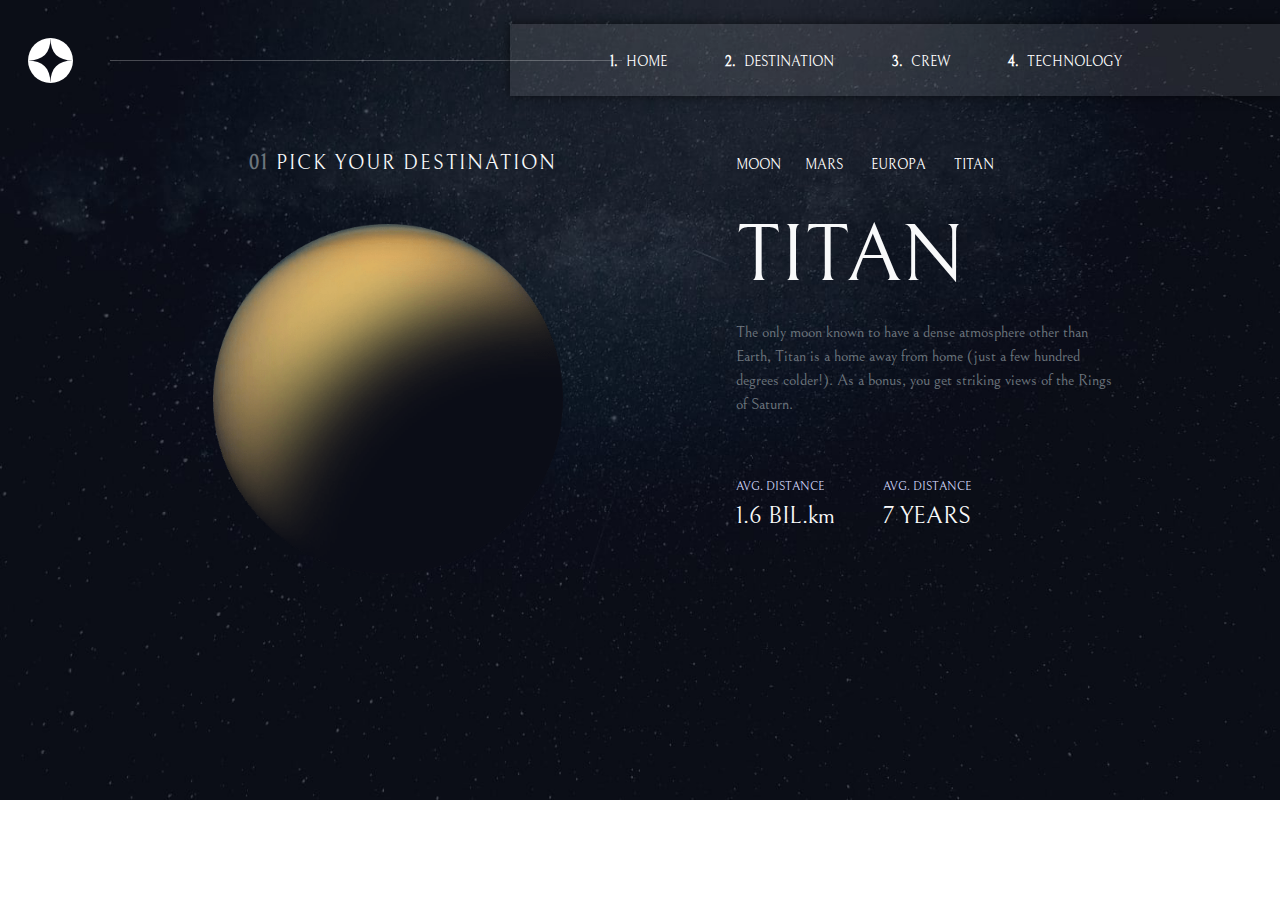
<file: destination-titan.html>
<!DOCTYPE html>
<html lang="en">

<head>
  <meta charset="UTF-8">
  <meta name="viewport" content="width=device-width, initial-scale=1.0">
  <link rel="preconnect" href="https://fonts.googleapis.com">
  <link rel="preconnect" href="https://fonts.gstatic.com" crossorigin>
  <link href="https://fonts.googleapis.com/css2?family=Bellefair&display=swap" rel="stylesheet">
  <link rel="stylesheet" href="https://cdnjs.cloudflare.com/ajax/libs/font-awesome/6.4.2/css/all.min.css"
    integrity="sha512-z3gLpd7yknf1YoNbCzqRKc4qyor8gaKU1qmn+CShxbuBusANI9QpRohGBreCFkKxLhei6S9CQXFEbbKuqLg0DA=="
    crossorigin="anonymous" referrerpolicy="no-referrer" />
  <link rel="stylesheet" href="bootstrap.css">
  <link rel="stylesheet" href="destination.css">


  <link rel="icon" type="image/png" sizes="32x32" href="./assets/favicon-32x32.png">

  <title>Frontend Mentor | Space tourism website</title>
</head>

<body>
  <main>
    <main>
      <header>
        <nav class="navbar navbar-light navbar-expand-lg mt-3 ">
          <div class="container-fluid pe-0">
            <a class="navbar-brand ms-3" href="index.html">
              <img class="nav-logo" src="./assets/shared/logo.svg" alt="logo">
            </a>
            <hr class="d-none d-xxl-block d-xl-block">

            <button class="navbar-toggler text-transparent m-2" type="button" data-bs-toggle="collapse"
              data-bs-target="#navbarNavAltMarkup" aria-controls="navbarNavAltMarkup" aria-expanded="false"
              aria-label="Toggle navigation">
              <i class="fa-solid fa-bars fa-xl text-white "></i>
            </button>
            <div class="collapse navbar-collapse justify-content-end" id="navbarNavAltMarkup">
              <ul class="navbar-nav mb-2 mb-lg-0 nav-back list-group list-group-numbered pb-0">
                <li class="nav-item">
                  <a class="nav-link active" aria-current="page" href="index.html">
                    HOME
                  </a>
                </li>
                <li class="nav-item">
                  <a class="nav-link" target="_blank" aria-current="page" href="destination-moon.html">
                    DESTINATION
                  </a>
                </li>
                <li class="nav-item">
                  <a class="nav-link" aria-current="page" href="crew-commander.html">
                    CREW
                  </a>
                </li>
                <li class="nav-item">
                  <a class="nav-link" aria-current="page" href="technology-vehicle.html">
                    TECHNOLOGY
                  </a>
                </li>
              </ul>
            </div>
          </div>
        </nav>
      </header>
      <section>
        <div class="container">

          <div class="row moon-div">

            <div class="col-12 col-md-6 col-lg-5 my-4 mx-5 px-5">
              <h5 class="mb-5 mt-4 text-light moon-head text-center">
                <span class="text-muted" style="font-weight: bolder;">01</span> <span>PICK YOUR DESTINATION</span>
              </h5>
              <img style="height:350px;width:350px;" class="img-fluid img-sm" src="./assets/destination/image-titan.png"
                alt="Moon Image">
            </div>
            <div class="col-12 col-md-6 col-lg-5 p-5">
              <div class="des-nav pb-4">
                <a href="destination-moon.html" class="des-an2">MOON</a>
                <a href="destination-mars.html" class="des-an">MARS</a>
                <a href="destination-europa.html" class="des-an">EUROPA</a>
                <a href="destination-titan.html" class="des-an">TITAN</a>
              </div>
              <h1 class="text-light des-head py-2">TITAN</h1>
              <p class="text-muted">
                The only moon known to have a dense atmosphere other than Earth, Titan is a home away from home (just a
                few hundred
                degrees colder!). As a bonus, you get striking views of the Rings of Saturn.
              </p>


              <div style="display: flex;">
                <div class="text-light my-5">
                  <h4 style="font-size: 12px; color: #D0D6F9;">AVG. DISTANCE</h4>
                  <h4>1.6 BIL.km</h4>
                </div>
                <div class="text-light my-5 mx-5">
                  <h4 style="font-size: 12px; color: #D0D6F9;">AVG. DISTANCE</h4>
                  <h4>7 YEARS</h4>
                </div>
              </div>
            </div>
          </div>
        </div>

      </section>
    </main>

    <!-- 00 Home
  01 Destination
  02 Crew
  03 Technology

  01 Pick your destination

  Moon
  Mars
  Europa
  Titan

  Moon

  See our planet as you’ve never seen it before. A perfect relaxing trip away to help 
  regain perspective and come back refreshed. While you’re there, take in some history 
  by visiting the Luna 2 and Apollo 11 landing sites.

  Avg. distance
  384,400 km

  Est. travel time
  3 days -->
    <script src="https://cdn.jsdelivr.net/npm/bootstrap@5.0.2/dist/js/bootstrap.bundle.min.js"
      integrity="sha384-MrcW6ZMFYlzcLA8Nl+NtUVF0sA7MsXsP1UyJoMp4YLEuNSfAP+JcXn/tWtIaxVXM"
      crossorigin="anonymous"></script>

</body>

</html>
</file>
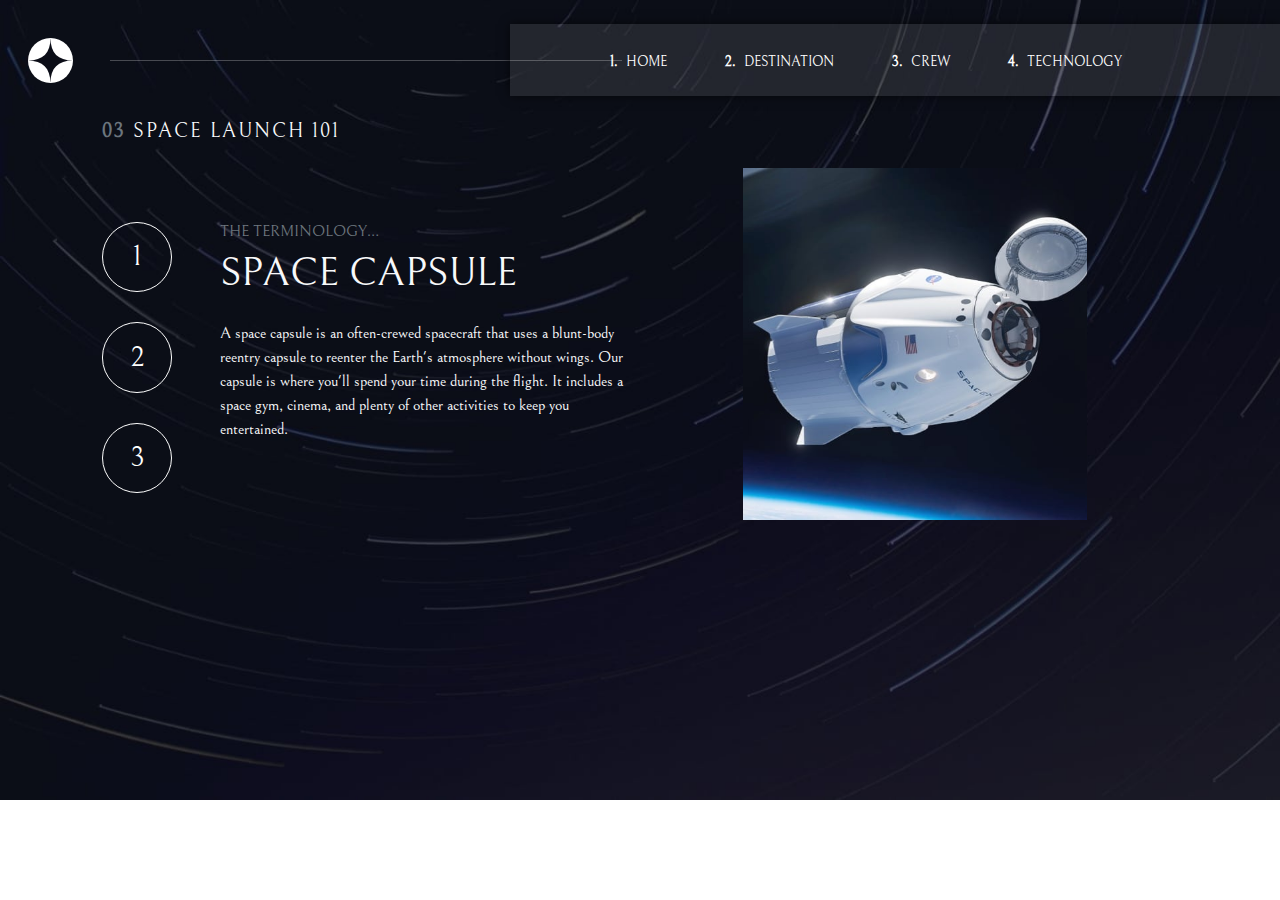
<file: technology-capsule.html>
<!DOCTYPE html>
<html lang="en">

<head>
  <meta charset="UTF-8">
  <meta name="viewport" content="width=device-width, initial-scale=1.0">
  <link rel="preconnect" href="https://fonts.googleapis.com">
  <link rel="preconnect" href="https://fonts.gstatic.com" crossorigin>
  <link href="https://fonts.googleapis.com/css2?family=Bellefair&display=swap" rel="stylesheet">
  <link rel="stylesheet" href="https://cdnjs.cloudflare.com/ajax/libs/font-awesome/6.4.2/css/all.min.css"
    integrity="sha512-z3gLpd7yknf1YoNbCzqRKc4qyor8gaKU1qmn+CShxbuBusANI9QpRohGBreCFkKxLhei6S9CQXFEbbKuqLg0DA=="
    crossorigin="anonymous" referrerpolicy="no-referrer" />
  <link rel="stylesheet" href="bootstrap.css">
  <link rel="stylesheet" href="tech.css">


  <link rel="icon" type="image/png" sizes="32x32" href="./assets/favicon-32x32.png">

  <title>Frontend Mentor | Space tourism website</title>
</head>

<body>
  <main>
    <header>
      <nav class="navbar navbar-light navbar-expand-lg mt-3 ">
        <div class="container-fluid pe-0">
          <a class="navbar-brand ms-3" href="#">
            <img class="nav-logo" src="./assets/shared/logo.svg" alt="logo">
          </a>
          <hr class="d-none d-xxl-block d-xl-block">

          <button class="navbar-toggler text-transparent m-2" type="button" data-bs-toggle="collapse"
            data-bs-target="#navbarNavAltMarkup" aria-controls="navbarNavAltMarkup" aria-expanded="false"
            aria-label="Toggle navigation">
            <i class="fa-solid fa-bars fa-xl text-white "></i>
          </button>
          <div class="collapse navbar-collapse justify-content-end" id="navbarNavAltMarkup">
            <ul class="navbar-nav mb-2 mb-lg-0 nav-back list-group list-group-numbered pb-0">
              <li class="nav-item">
                <a class="nav-link active" aria-current="page" href="index.html">
                  HOME
                </a>
              </li>
              <li class="nav-item">
                <a class="nav-link" target="_blank" aria-current="page" href="destination-moon.html">
                  DESTINATION
                </a>
              </li>
              <li class="nav-item">
                <a class="nav-link" aria-current="page" href="crew-commander.html">
                  CREW
                </a>
              </li>
              <li class="nav-item">
                <a class="nav-link" aria-current="page" href="technology-vehicle.html">
                  TECHNOLOGY
                </a>
              </li>
            </ul>
          </div>
        </div>
      </nav>
    </header>
    <div class="container">
      <div class="row tech-div justify-content-center mx-2">
        <div class="col-12 col-md-6 col-lg-6">
          <h5 class="mt-3 mb-5"><span class="tech-no text-muted" style="font-weight: bolder;">03 </span><span
              class="tech-head text-light">SPACE LAUNCH 101</span></h5>
          <div style="display: flex;">
            <div>
              <a class="tech-cell" href="technology-vehicle.html">
                <div class="tech-cel">1</div>
              </a>
              <a class="tech-cell" href="technology-spaceport.html">
                <div class="tech-cel">2</div>
              </a>
              <a class="tech-cell" href="technology-capsule.html">
                <div class="tech-cel">3</div>
              </a>
            </div>
            <div style="margin-top: 30px;" class="ms-5">
              <h6 class="text-muted">THE TERMINOLOGY…</h6>
              <h1 class="text-light mb-4">SPACE CAPSULE</h1>
              <p class="text-light">A space capsule is an often-crewed spacecraft that uses a blunt-body reentry capsule to reenter the Earth's atmosphere
              without wings. Our capsule is where you'll spend your time during the flight. It includes a space gym, cinema, and
              plenty of other activities to keep you entertained.</p>
            </div>
          </div>
        </div>
        <div class="col-12 col-md-6 col-lg-6 mb-5 text-center mt-5">
          <img class="tech-img mt-3" src="./assets/technology/image-space-capsule-portrait.jpg" alt="">
        </div>
      </div>

    </div>
  </main>

  <!--  00 Home
  01 Destination
  02 Crew
  03 Technology

  
  Space
  

  Explore -->
  <script src="https://cdn.jsdelivr.net/npm/bootstrap@5.0.2/dist/js/bootstrap.bundle.min.js"
    integrity="sha384-MrcW6ZMFYlzcLA8Nl+NtUVF0sA7MsXsP1UyJoMp4YLEuNSfAP+JcXn/tWtIaxVXM"
    crossorigin="anonymous"></script>

</body>

</html>
</file>
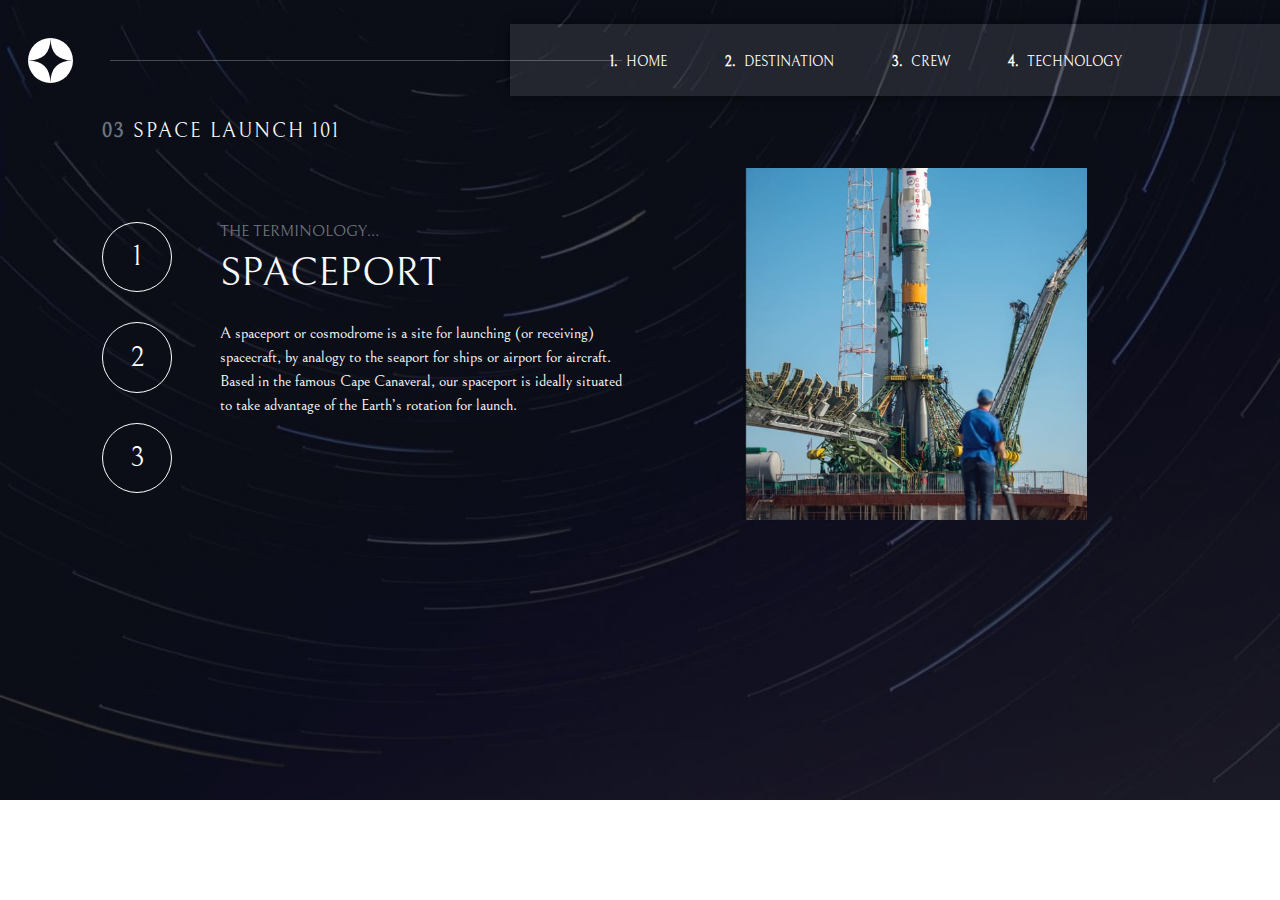
<file: technology-spaceport.html>
<!DOCTYPE html>
<html lang="en">

<head>
  <meta charset="UTF-8">
  <meta name="viewport" content="width=device-width, initial-scale=1.0">
  <link rel="preconnect" href="https://fonts.googleapis.com">
  <link rel="preconnect" href="https://fonts.gstatic.com" crossorigin>
  <link href="https://fonts.googleapis.com/css2?family=Bellefair&display=swap" rel="stylesheet">
  <link rel="stylesheet" href="https://cdnjs.cloudflare.com/ajax/libs/font-awesome/6.4.2/css/all.min.css"
    integrity="sha512-z3gLpd7yknf1YoNbCzqRKc4qyor8gaKU1qmn+CShxbuBusANI9QpRohGBreCFkKxLhei6S9CQXFEbbKuqLg0DA=="
    crossorigin="anonymous" referrerpolicy="no-referrer" />
  <link rel="stylesheet" href="bootstrap.css">
  <link rel="stylesheet" href="tech.css">


  <link rel="icon" type="image/png" sizes="32x32" href="./assets/favicon-32x32.png">

  <title>Frontend Mentor | Space tourism website</title>
</head>

<body>
  <main>
    <header>
      <nav class="navbar navbar-light navbar-expand-lg mt-3 ">
        <div class="container-fluid pe-0">
          <a class="navbar-brand ms-3" href="#">
            <img class="nav-logo" src="./assets/shared/logo.svg" alt="logo">
          </a>
          <hr class="d-none d-xxl-block d-xl-block">

          <button class="navbar-toggler text-transparent m-2" type="button" data-bs-toggle="collapse"
            data-bs-target="#navbarNavAltMarkup" aria-controls="navbarNavAltMarkup" aria-expanded="false"
            aria-label="Toggle navigation">
            <i class="fa-solid fa-bars fa-xl text-white "></i>
          </button>
          <div class="collapse navbar-collapse justify-content-end" id="navbarNavAltMarkup">
            <ul class="navbar-nav mb-2 mb-lg-0 nav-back list-group list-group-numbered pb-0">
              <li class="nav-item">
                <a class="nav-link active" aria-current="page" href="index.html">
                  HOME
                </a>
              </li>
              <li class="nav-item">
                <a class="nav-link" target="_blank" aria-current="page" href="destination-moon.html">
                  DESTINATION
                </a>
              </li>
              <li class="nav-item">
                <a class="nav-link" aria-current="page" href="crew-commander.html">
                  CREW
                </a>
              </li>
              <li class="nav-item">
                <a class="nav-link" aria-current="page" href="technology-vehicle.html">
                  TECHNOLOGY
                </a>
              </li>
            </ul>
          </div>
        </div>
      </nav>
    </header>
    <div class="container">
      <div class="row tech-div justify-content-center mx-2">
        <div class="col-12 col-md-6 col-lg-6">
          <h5 class="mt-3 mb-5"><span class="tech-no text-muted" style="font-weight: bolder;">03 </span><span
              class="tech-head text-light">SPACE LAUNCH 101</span></h5>
          <div style="display: flex;">
            <div>
              <a class="tech-cell" href="technology-vehicle.html">
                <div class="tech-cel">1</div>
              </a>
              <a class="tech-cell" href="technology-spaceport.html">
                <div class="tech-cel">2</div>
              </a>
              <a class="tech-cell" href="technology-capsule.html">
                <div class="tech-cel">3</div>
              </a>
            </div>
            <div style="margin-top: 30px;" class="ms-5">
              <h6 class="text-muted">THE TERMINOLOGY…</h6>
              <h1 class="text-light mb-4">SPACEPORT</h1>
              <p class="text-light">A spaceport or cosmodrome is a site for launching (or receiving) spacecraft, by analogy to the seaport for ships or
              airport for aircraft. Based in the famous Cape Canaveral, our spaceport is ideally situated to take advantage of the
              Earth’s rotation for launch.</p>
            </div>
          </div>
        </div>
        <div class="col-12 col-md-6 col-lg-6 mb-5 text-center mt-5">
          <img class="tech-img mt-3" src="./assets/technology/image-spaceport-portrait.jpg" alt="">
        </div>
      </div>

    </div>

  </main>

  <!--  00 Home
  01 Destination
  02 Crew
  03 Technology

  
  Space
  

  Explore -->
  <script src="https://cdn.jsdelivr.net/npm/bootstrap@5.0.2/dist/js/bootstrap.bundle.min.js"
    integrity="sha384-MrcW6ZMFYlzcLA8Nl+NtUVF0sA7MsXsP1UyJoMp4YLEuNSfAP+JcXn/tWtIaxVXM"
    crossorigin="anonymous"></script>

</body>

</html>
</file>
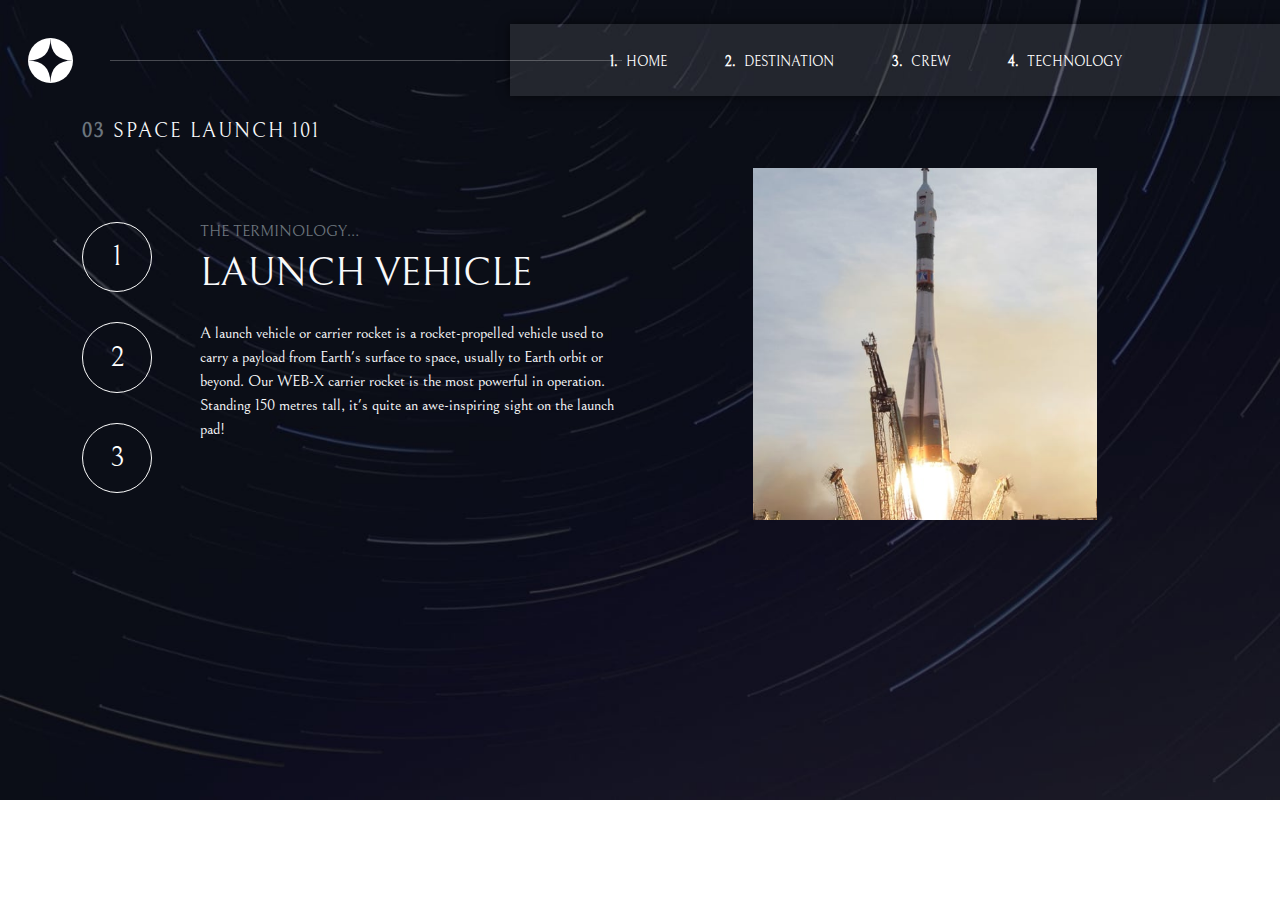
<file: technology-vehicle.html>
<!DOCTYPE html>
<html lang="en">

<head>
  <meta charset="UTF-8">
  <meta name="viewport" content="width=device-width, initial-scale=1.0">
  <link rel="preconnect" href="https://fonts.googleapis.com">
  <link rel="preconnect" href="https://fonts.gstatic.com" crossorigin>
  <link href="https://fonts.googleapis.com/css2?family=Bellefair&display=swap" rel="stylesheet">
  <link rel="stylesheet" href="https://cdnjs.cloudflare.com/ajax/libs/font-awesome/6.4.2/css/all.min.css"
    integrity="sha512-z3gLpd7yknf1YoNbCzqRKc4qyor8gaKU1qmn+CShxbuBusANI9QpRohGBreCFkKxLhei6S9CQXFEbbKuqLg0DA=="
    crossorigin="anonymous" referrerpolicy="no-referrer" />
  <link rel="stylesheet" href="bootstrap.css">
  <link rel="stylesheet" href="tech.css">


  <link rel="icon" type="image/png" sizes="32x32" href="./assets/favicon-32x32.png">

  <title>Frontend Mentor | Space tourism website</title>
</head>

<body>
  <main>
    <header>
      <nav class="navbar navbar-light navbar-expand-lg mt-3 ">
        <div class="container-fluid pe-0">
          <a class="navbar-brand ms-3" href="#">
            <img class="nav-logo" src="./assets/shared/logo.svg" alt="logo">
          </a>
          <hr class="d-none d-xxl-block d-xl-block">

          <button class="navbar-toggler text-transparent m-2" type="button" data-bs-toggle="collapse"
            data-bs-target="#navbarNavAltMarkup" aria-controls="navbarNavAltMarkup" aria-expanded="false"
            aria-label="Toggle navigation">
            <i class="fa-solid fa-bars fa-xl text-white "></i>
          </button>
          <div class="collapse navbar-collapse justify-content-end" id="navbarNavAltMarkup">
            <ul class="navbar-nav mb-2 mb-lg-0 nav-back list-group list-group-numbered pb-0">
              <li class="nav-item">
                <a class="nav-link active" aria-current="page" href="index.html">
                  HOME
                </a>
              </li>
              <li class="nav-item">
                <a class="nav-link" target="_blank" aria-current="page" href="destination-moon.html">
                  DESTINATION
                </a>
              </li>
              <li class="nav-item">
                <a class="nav-link" aria-current="page" href="crew-commander.html">
                  CREW
                </a>
              </li>
              <li class="nav-item">
                <a class="nav-link" aria-current="page" href="technology-vehicle.html">
                  TECHNOLOGY
                </a>
              </li>
            </ul>
          </div>
        </div>
      </nav>
    </header>
    <div class="container">
      <div class="row tech-div justify-content-center">
        <div class="col-12 col-md-6 col-lg-6">
          <h5 class="mt-3 mb-5"><span class="tech-no text-muted" style="font-weight: bolder;">03 </span><span
              class="tech-head text-light">SPACE LAUNCH 101</span></h5>
          <div style="display: flex;">
            <div>
              <a class="tech-cell" href="technology-vehicle.html">
                <div class="tech-cel">1</div>
              </a>
              <a class="tech-cell" href="technology-spaceport.html">
                <div class="tech-cel">2</div>
              </a>
              <a class="tech-cell" href="technology-capsule.html">
                <div class="tech-cel">3</div>
              </a>
            </div>
            <div style="margin-top: 30px;" class="ms-5">
              <h6 class="text-muted">THE TERMINOLOGY…</h6>
              <h1 class="text-light mb-4">LAUNCH VEHICLE</h1>
              <p class="text-light">A launch vehicle or carrier rocket is a rocket-propelled vehicle used to carry
                a payload from Earth's surface to space,
                usually to Earth orbit or beyond. Our WEB-X carrier rocket is the most powerful in operation.
                Standing 150 metres tall,
                it's quite an awe-inspiring sight on the launch pad!</p>
            </div>
          </div>
        </div>
        <div class="col-12 col-md-6 col-lg-6 mb-5 text-center mt-5">
          <img class="tech-img mt-3" src="./assets/technology/image-launch-vehicle-portrait.jpg" alt="">
        </div>
      </div>

    </div>

  </main>

  <!--  00 Home
  01 Destination
  02 Crew
  03 Technology

  
  Space
  

  Explore -->
  <script src="https://cdn.jsdelivr.net/npm/bootstrap@5.0.2/dist/js/bootstrap.bundle.min.js"
    integrity="sha384-MrcW6ZMFYlzcLA8Nl+NtUVF0sA7MsXsP1UyJoMp4YLEuNSfAP+JcXn/tWtIaxVXM"
    crossorigin="anonymous"></script>

</body>

</html>
</file>
<file: index.css>
body {
    background-image: url(./assets/home/background-home-desktop.jpg);
    background-repeat: no-repeat;
    background-size: cover;
    font-family: 'Bellefair', serif;
}

.home-logo {
    height: 40px;
}

.navbar-nav a.nav-link {
    color: white !important;
}

.nav-brand {}

.nav-back {
    background-color: rgba(255, 255, 255, 0.1);
    padding: 20px 100px;
    box-shadow: 0 0 10px rgba(0, 0, 0, 0.6);
    display: flex;
    border-radius: 0px !important;
    z-index: 1;
}

.nav-logo {
    height: 45px;
}

.navbar-text {
    color: white;
}

.home-nav {
    padding: 1px 2px;
}
.nav-icons:ac{
    border: none;
}

.nav-item {
    display: flex;
    justify-content: start;
    font-size: 14px;
    margin-right: 50px;
    align-items: center;
    padding-bottom: 15px;
}

.nav-item::before {
    font-size: 14px;
    color: white;
    font-weight: bold;
}

.nav-item:hover {
    border-bottom: 2px solid #D0D6F9;
    padding: 0;
    /* margin-bottom: 14px;   */
}

.nav-item:active {
    border-bottom: 2px solid white;
    padding: 0;
    /* margin-bottom: 14px;   */
}

.home-text {
    color: white;
}

.home-text3 {
    font-size: 100px;
}

.home-para {
    display: flex;
    justify-content: center;
    align-items: center;
}

.explore {
    height: 200px;
    width: 200px;
    border-radius: 50%;
    background-color: white;
    display: flex;
    justify-content: center;
    align-items: center;
    font-size: 24px;
    letter-spacing: 4px;
}

.home-text-div {
    padding: 80px;
}

hr {
    width: 32rem;
    color: white;
    z-index: 1;
    position: absolute;
    left: 110px;
}
</file>
<file: crew.css>
body {
    background-image: url(./assets/crew/background-crew-desktop.jpg);
    background-repeat: no-repeat;
    background-size: cover;
    font-family: 'Bellefair', serif;
}

.home-logo {
    height: 40px;
}

.navbar-nav a.nav-link {
    color: white !important;
}

.nav-brand {}

.nav-back {
    background-color: rgba(255, 255, 255, 0.1);
    padding: 20px 100px;
    box-shadow: 0 0 10px rgba(0, 0, 0, 0.6);
    display: flex;
    border-radius: 0px !important;
    z-index: 1;
}

.nav-logo {
    height: 45px;
}

.navbar-text {
    color: white;
}

.home-nav {
    padding: 1px 2px;
}

.nav-icons:ac {
    border: none;
}

.nav-item {
    display: flex;
    justify-content: start;
    font-size: 14px;
    margin-right: 50px;
    align-items: center;
    padding-bottom: 15px;
}

.nav-item::before {
    font-size: 14px;
    color: white;
    font-weight: bold;
}

.nav-item:hover {
    border-bottom: 2px solid #D0D6F9;
    padding: 0;
    /* margin-bottom: 14px;   */
}

.nav-item:active {
    border-bottom: 2px solid white;
    padding: 0;
    /* margin-bottom: 14px;   */
}

hr {
    width: 32rem;
    color: white;
    z-index: 1;
    position: absolute;
    left: 110px;
}

h5 {
    letter-spacing: 2px
}

.crew-img {
    height: 490px;
}

.crew-para {
    font-size: 14px;
}

.scroll {
    height: 10px;
    width: 10px;
    border-radius: 50%;
    background-color: rgba(255, 0, 0, 0);
    border: 1px solid white;
}

.scroll:hover {
    height: 10px;
    width: 10px;
    border-radius: 50%;
    background-color: white;
    border: 1px solid white;
}

.crew-scroll {
    display: flex;
}
</file>
<file: crew-eng.css>
body {
    background-image: url(./assets/crew/background-crew-desktop.jpg);
    background-repeat: no-repeat;
    background-size: cover;
    font-family: 'Bellefair', serif;
}

.home-logo {
    height: 40px;
}

.navbar-nav a.nav-link {
    color: white !important;
}

.nav-brand {}

.nav-back {
    background-color: rgba(255, 255, 255, 0.1);
    padding: 20px 100px;
    box-shadow: 0 0 10px rgba(0, 0, 0, 0.6);
    display: flex;
    border-radius: 0px !important;
    z-index: 1;
}

.nav-logo {
    height: 45px;
}

.navbar-text {
    color: white;
}

.home-nav {
    padding: 1px 2px;
}

.nav-icons:ac {
    border: none;
}

.nav-item {
    display: flex;
    justify-content: start;
    font-size: 14px;
    margin-right: 50px;
    align-items: center;
    padding-bottom: 15px;
}

.nav-item::before {
    font-size: 14px;
    color: white;
    font-weight: bold;
}

.nav-item:hover {
    border-bottom: 2px solid #D0D6F9;
    padding: 0;
    /* margin-bottom: 14px;   */
}

.nav-item:active {
    border-bottom: 2px solid white;
    padding: 0;
    /* margin-bottom: 14px;   */
}

hr {
    width: 32rem;
    color: white;
    z-index: 1;
    position: absolute;
    left: 110px;
}

h5 {
    letter-spacing: 2px
}

.crew-img {
    height: 490px;
    width: 410px;
}

.crew-para {
    font-size: 14px;
}

.scroll {
    height: 10px;
    width: 10px;
    border-radius: 50%;
    background-color: rgba(255, 0, 0, 0);
    border: 1px solid white;
}

.scroll:hover {
    height: 10px;
    width: 10px;
    border-radius: 50%;
    background-color: white;
    border: 1px solid white;
}

.crew-scroll {
    display: flex;
}
</file>
<file: destination.css>
body {
    background-image: url(./assets/destination/background-destination-desktop.jpg);
    background-repeat: no-repeat;
    background-size: cover;
    font-family: 'Bellefair', serif;
}

.home-logo {
    height: 40px;
}

.navbar-nav a.nav-link {
    color: white !important;
}

.nav-brand {}

.nav-back {
    background-color: rgba(255, 255, 255, 0.1);
    padding: 20px 100px;
    box-shadow: 0 0 10px rgba(0, 0, 0, 0.6);
    display: flex;
    border-radius: 0px !important;
    z-index: 1;
}

.nav-logo {
    height: 45px;
}

.navbar-text {
    color: white;
}

.home-nav {
    padding: 1px 2px;
}

.nav-icons:ac {
    border: none;
}

.nav-item {
    display: flex;
    justify-content: start;
    font-size: 14px;
    margin-right: 50px;
    align-items: center;
    padding-bottom: 15px;
}

.nav-item::before {
    font-size: 14px;
    color: white;
    font-weight: bold;
}

.nav-item:hover {
    border-bottom: 2px solid #D0D6F9;
    padding: 0;
    /* margin-bottom: 14px;   */
}

.nav-item:active {
    border-bottom: 2px solid white;
    padding: 0;
    /* margin-bottom: 14px;   */
}

hr {
    width: 32rem;
    color: white;
    z-index: 1;
    position: absolute;
    left: 110px;
}

/* .home-text {
    color: white;
}

.home-text3 {
    font-size: 100px;
}

.home-para {
    display: flex;
    justify-content: center;
    align-items: center;
}

.explore {
    height: 200px;
    width: 200px;
    border-radius: 50%;
    background-color: white;
    display: flex;
    justify-content: center;
    align-items: center;
    font-size: 24px;
    letter-spacing: 4px;
}

.home-text-div {
    padding: 80px;
}


} */
.hr2 {
    /*  width: 380px; */
    color: white;
    position: absolute;

}

.moon-div {
    justify-content: center;
    align-content: center;
}

.des-an {
    text-decoration: none;
    color: white;
    padding: 12px;
    font-size: 14px;
}

.des-an2 {
    text-decoration: none;
    color: white;
    font-size: 14px;
    padding-right: 8px;
}

.des-an2:hover {
    border-bottom: 2px solid white;
    color: #D0D6F9;
    padding-bottom: 10px;
}

.des-an2:active {
    border-bottom: 2px solid white;
    color: rgb(207, 48, 48);
    padding-bottom: 10px;
}


.des-an:active {
    border-bottom: 2px solid white;
    color: white;
    padding-bottom: 10px;
}

.des-an:hover {
    border-bottom: 2px solid white;
    color: #D0D6F9;
    padding-bottom: 10px;
}

.des-head {
    font-size: 80px;
}

h5 {
    letter-spacing: 2px
}
</file>
<file: tech.css>
body {
    background-image: url(./assets/technology/background-technology-desktop.jpg);
    background-repeat: no-repeat;
    background-size: cover;
    font-family: 'Bellefair', serif;
}

.home-logo {
    height: 40px;
}

.navbar-nav a.nav-link {
    color: white !important;
}


.nav-back {
    background-color: rgba(255, 255, 255, 0.1);
    padding: 20px 100px;
    box-shadow: 0 0 10px rgba(0, 0, 0, 0.6);
    display: flex;
    border-radius: 0px !important;
    z-index: 1;
}

.nav-logo {
    height: 45px;
}

.navbar-text {
    color: white;
}

.home-nav {
    padding: 1px 2px;
}

.nav-icons:ac {
    border: none;
}

.nav-item {
    display: flex;
    justify-content: start;
    font-size: 14px;
    margin-right: 50px;
    align-items: center;
    padding-bottom: 15px;
}

.nav-item::before {
    font-size: 14px;
    color: white;
    font-weight: bold;
}

.nav-item:hover {
    border-bottom: 2px solid #D0D6F9;
    padding: 0;
    /* margin-bottom: 14px;   */
}

.nav-item:active {
    border-bottom: 2px solid white;
    padding: 0;
    /* margin-bottom: 14px;   */
}

hr {
    width: 32rem;
    color: white;
    z-index: 1;
    position: absolute;
    left: 110px;
}

h5 {
    letter-spacing: 2px
}

.tech-cel{
    height: 4.4rem;
    width: 4.4rem;
    border-radius: 50%;
    border: 1px solid white;
    color: white;
   display: flex;
   justify-content: center;
   align-items: center;
   font-size: 28px;
   font-weight: 500;
   margin-top: 30px;
}

.tech-cel:hover{
    background-color: white;
    color: black;
}

.tech-cel:active {
    background-color: white;
    color: black;
}

.tech-cell:visited {
    background-color: white;
    color: black;
}



.tech-cell{
    text-decoration: none;
}

.tech-img{
    height: 22rem;
}
/* .home-text {
    color: white;
}

.home-text3 {
    font-size: 100px;
}

.home-para {
    display: flex;
    justify-content: center;
    align-items: center;
}

.explore {
    height: 200px;
    width: 200px;
    border-radius: 50%;
    background-color: white;
    display: flex;
    justify-content: center;
    align-items: center;
    font-size: 24px;
    letter-spacing: 4px;
}

.home-text-div {
    padding: 80px;
}

hr {
    width: 32rem;
    color: white;
    z-index: 1;
    position: absolute;
    left: 110px;
}

.des */
</file>
